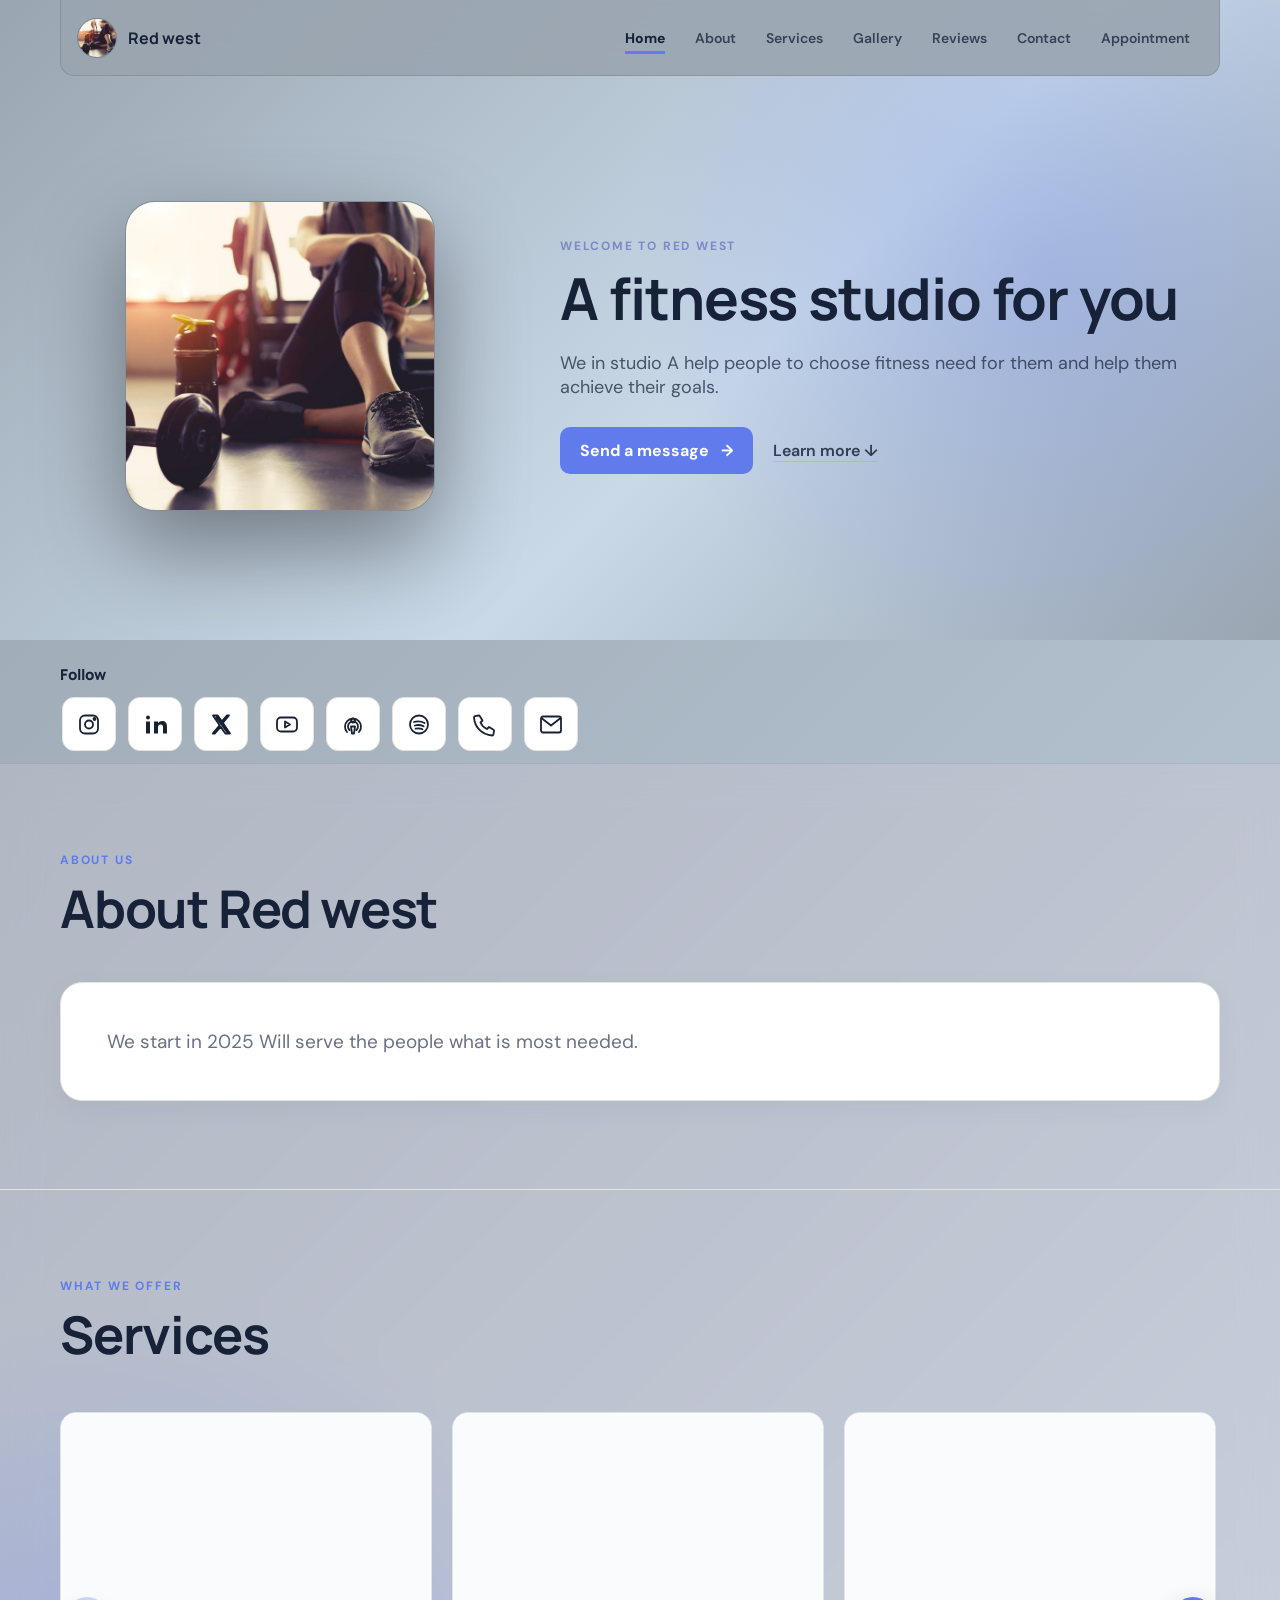
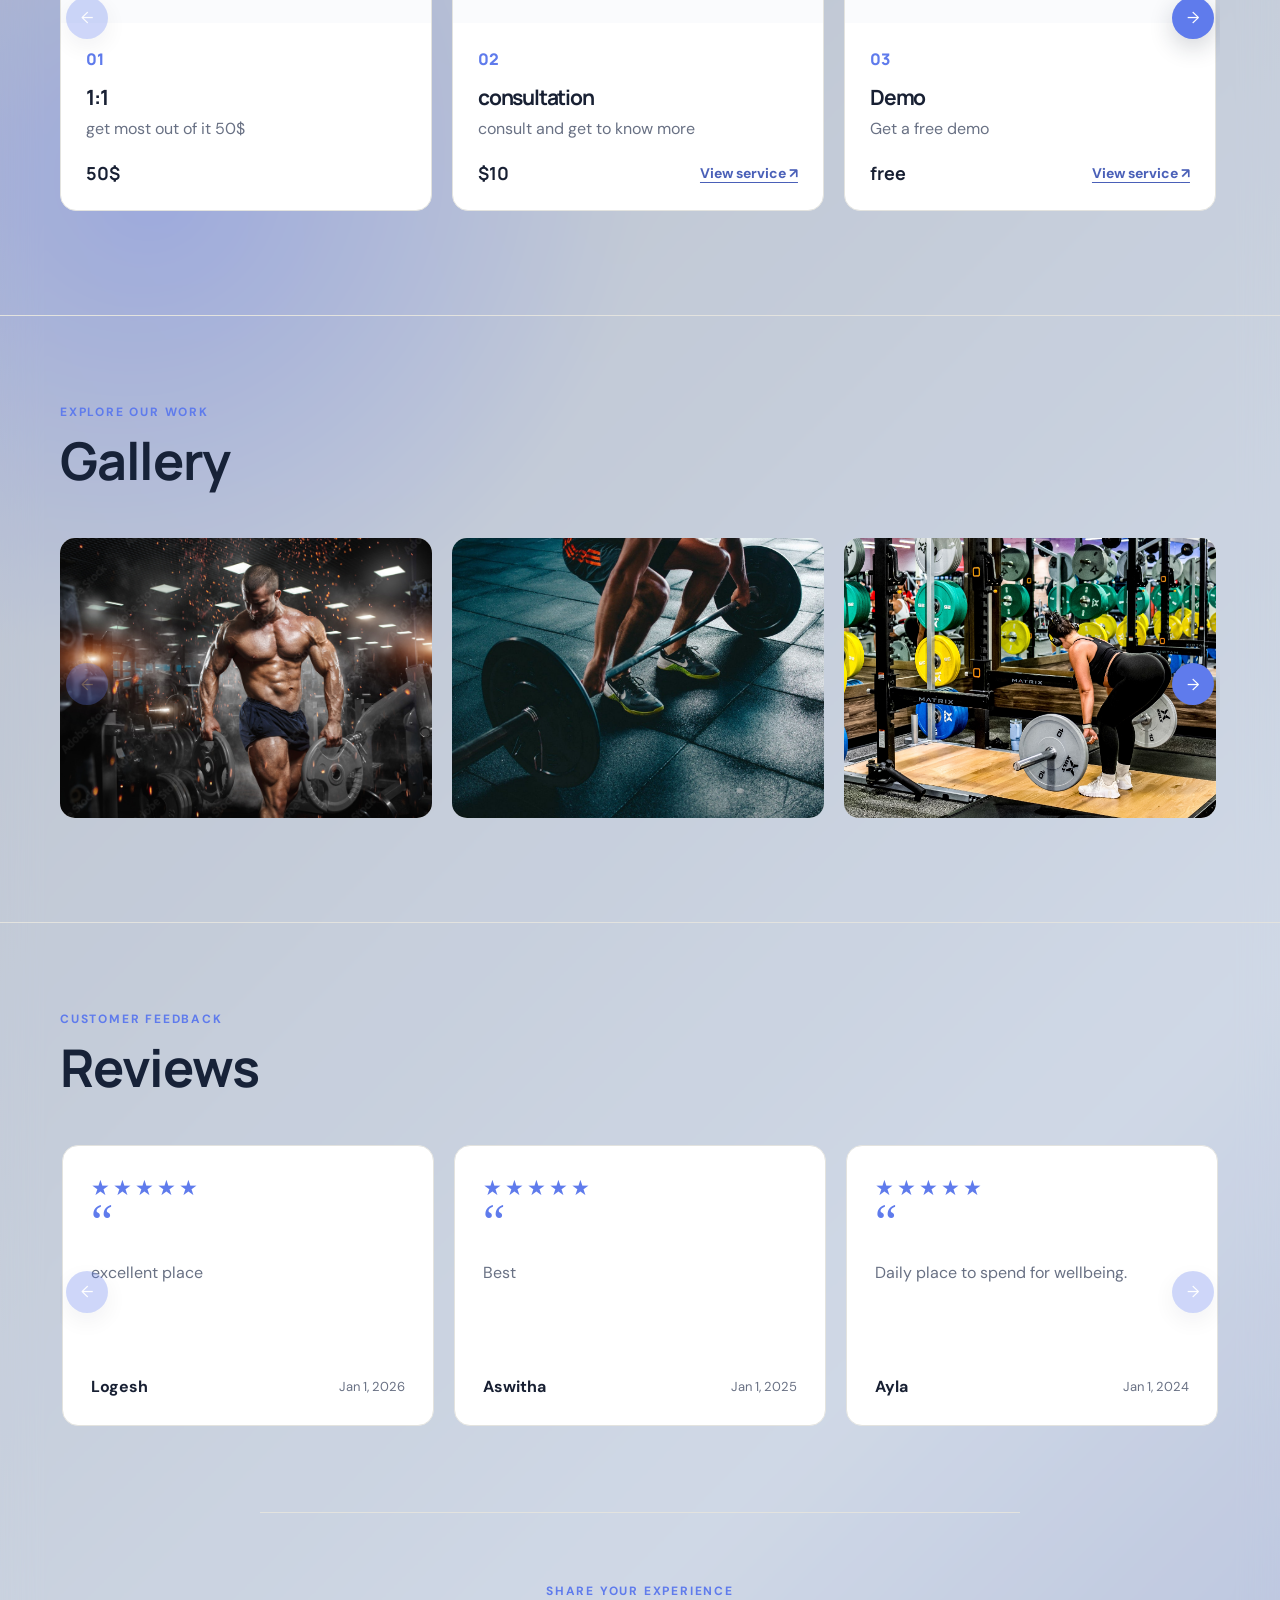
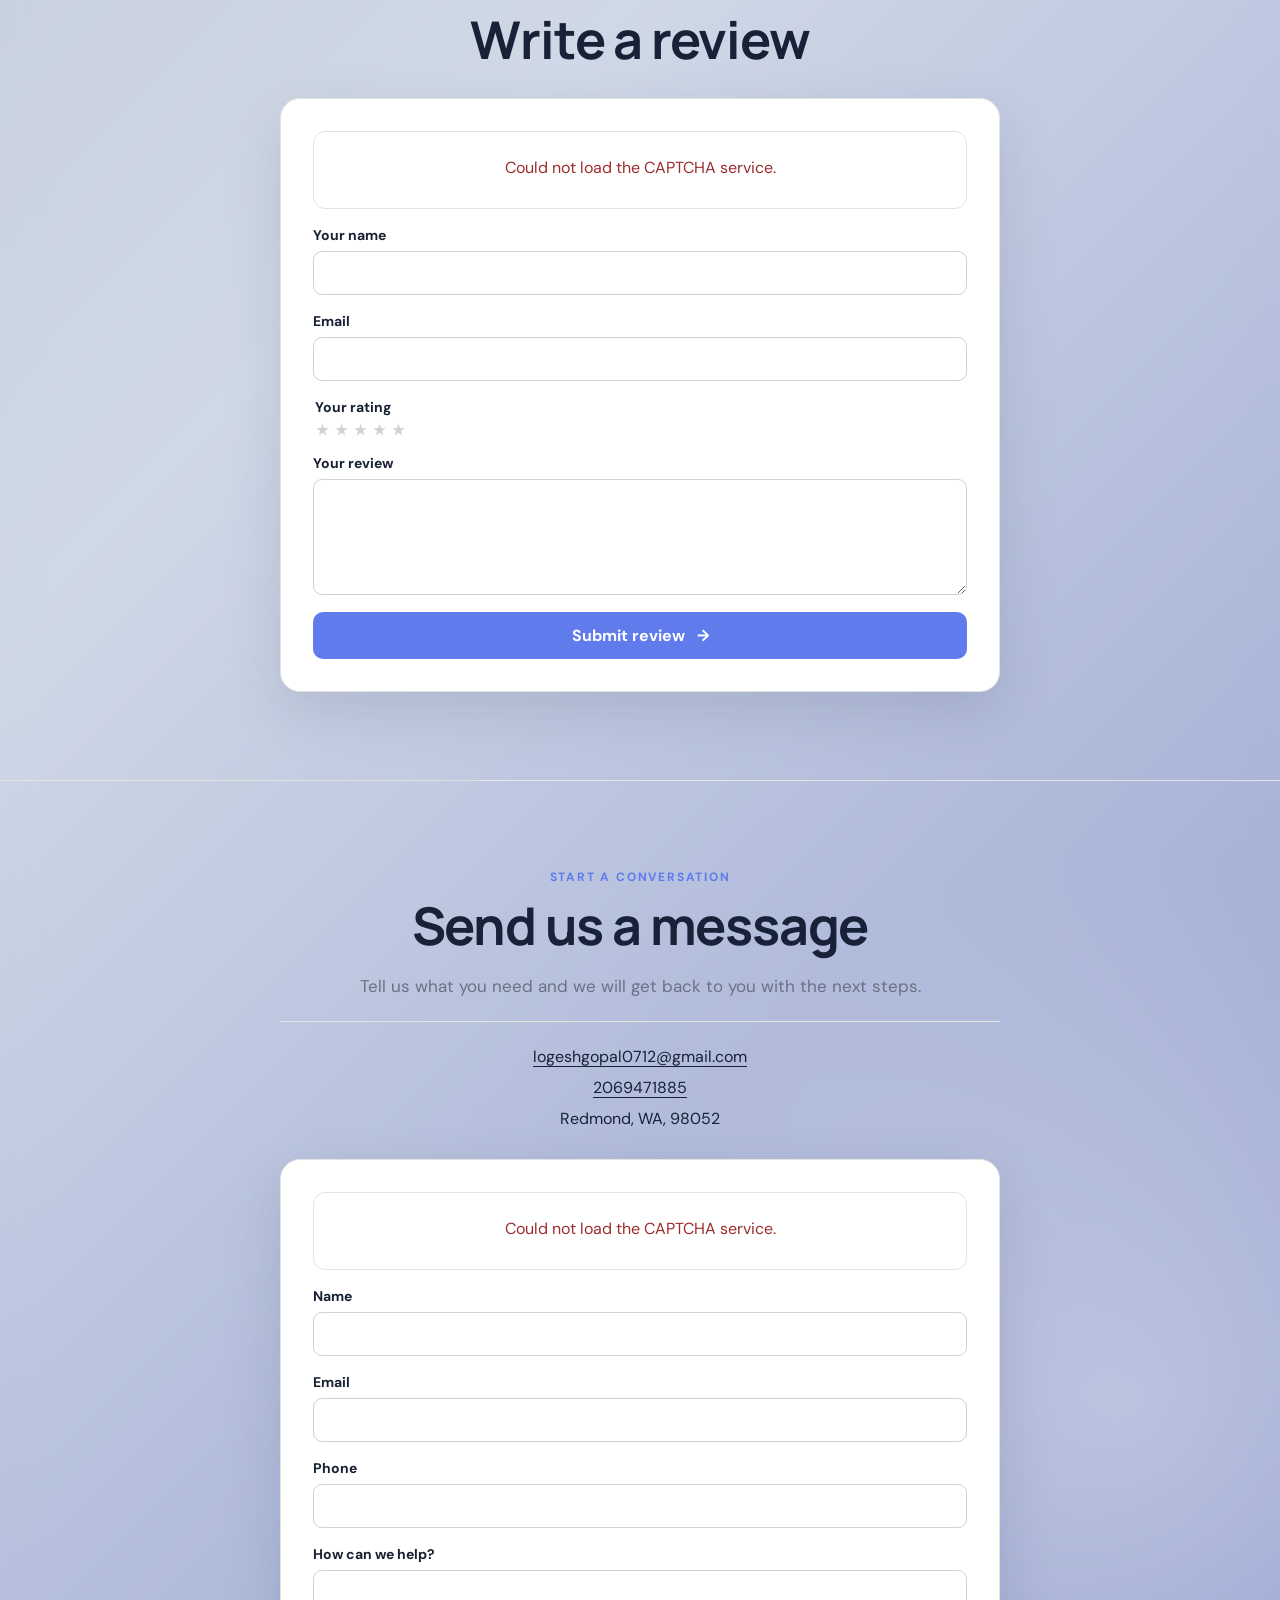
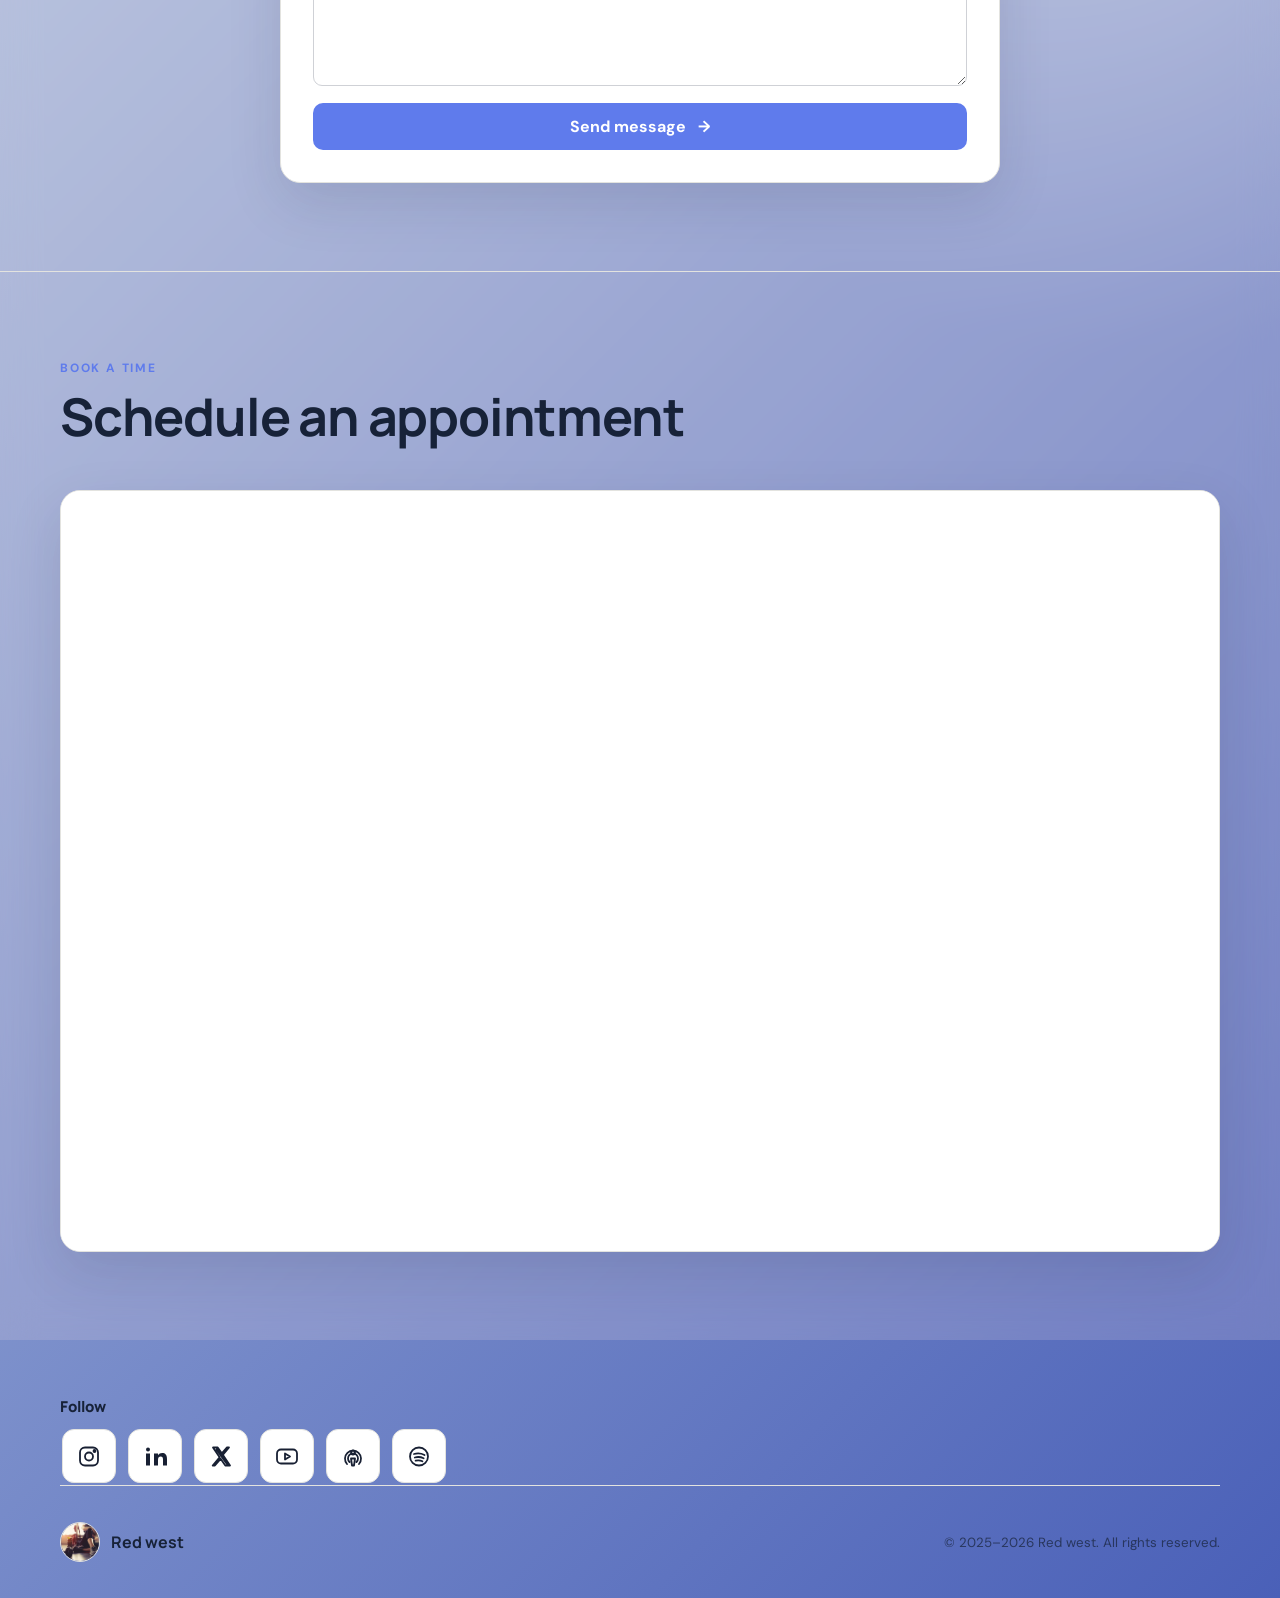
<file: index.html>
<!doctype html>
<html lang="en">
  <head>
    <meta charset="UTF-8" />
    <meta name="viewport" content="width=device-width, initial-scale=1.0" />
    <meta name="description" content="We in studio A help people to choose fitness need for them and help them achieve their goals." />
    <title>Red west | Red west</title>
    <link rel="preconnect" href="https://fonts.googleapis.com" />
    <link rel="preconnect" href="https://fonts.gstatic.com" crossorigin />
    <link href="https://fonts.googleapis.com/css2?family=DM+Sans:wght@400;500;600;700&amp;family=Manrope:wght@700;800&amp;display=swap" rel="stylesheet" />
    <link rel="stylesheet" href="styles.css?v=49" />
    <script src="script.js?v=49" defer></script>
  </head>
  <body data-page="index" data-page-title="Red west" data-template="logo-left">
    
    <header class="site-header">
      <nav class="nav-shell" aria-label="Main navigation">
        <a class="brand" href="index.html" aria-label="Red west home"><span class="company-logo-slot" data-company-logo-slot data-logo-variant="brand"><img src="data/company/logo.jpg" alt="Red west logo" /></span><strong data-company-name>Red west</strong></a>
        <div class="desktop-nav"><a href="#top" class="active">Home</a><a href="#about">About</a><a href="#services">Services</a><a href="#gallery">Gallery</a><a href="#reviews">Reviews</a><a href="#contact">Contact</a><a href="#appointment">Appointment</a></div>
        <button class="menu-button" type="button" aria-expanded="false" aria-controls="mobile-menu">
          <span></span><span></span><span></span><span class="sr-only">Open navigation</span>
        </button>
      </nav>
      <div class="mobile-nav" id="mobile-menu" hidden><a href="#top" class="active">Home</a><a href="#about">About</a><a href="#services">Services</a><a href="#gallery">Gallery</a><a href="#reviews">Reviews</a><a href="#contact">Contact</a><a href="#appointment">Appointment</a></div>
      <div class="hero" id="top">
        <div class="hero-copy">
          <p class="eyebrow">Welcome to <span data-company-name>Red west</span></p>
          <h1 data-company-tagline>A fitness studio for you</h1>
          <p class="hero-description" data-company-description>We in studio A help people to choose fitness need for them and help them achieve their goals.</p>
          <div class="hero-actions">
            <a class="primary-button" href="#contact">Send a message <span aria-hidden="true">→</span></a>
            <a class="secondary-link" href="#about">Learn more <span aria-hidden="true">↓</span></a>
          </div>
        </div>
        <div class="hero-art"><span class="company-logo-slot" data-company-logo-slot data-logo-variant="hero"><div class="hero-image-wrap"><img src="data/company/logo.jpg" alt="Red west logo" /></div></span></div>
      </div>
    </header>
    
    <aside class="social-strip" data-social-location="top" aria-label="Company links">
      <p class="follow-heading">Follow</p>
      <div class="social-strip-track"><a class="social-icon-link" data-social-platform="instagram" href="https://www.instagram.com/titleboxingclubredmond/" target="_blank" rel="noopener noreferrer" aria-label="Instagram" title="Instagram"><svg viewBox="0 0 24 24" aria-hidden="true"><rect x="3" y="3" width="18" height="18" rx="5"></rect><circle cx="12" cy="12" r="4"></circle><circle cx="17.5" cy="6.5" r="1"></circle></svg><span class="sr-only">Instagram</span></a><a class="social-icon-link" data-social-platform="facebook" href="#" target="_blank" rel="noopener noreferrer" aria-label="Facebook" title="Facebook" hidden><svg viewBox="0 0 24 24" aria-hidden="true"><path d="M14 8h3V4h-3c-3.3 0-5 2-5 5v2H6v4h3v7h4v-7h3.3l.7-4H13V9c0-.7.3-1 1-1Z"></path></svg><span class="sr-only">Facebook</span></a><a class="social-icon-link" data-social-platform="linkedin" href="https://www.linkedin.com/in/logeshgopal/" target="_blank" rel="noopener noreferrer" aria-label="LinkedIn" title="LinkedIn"><svg viewBox="0 0 24 24" aria-hidden="true"><rect x="3" y="9" width="4" height="12"></rect><circle cx="5" cy="5" r="2"></circle><path d="M11 9h4v1.8c1-1.4 2.3-2.2 4.2-2.2 3 0 4.8 2 4.8 5.8V21h-4v-6c0-1.8-.6-3-2.3-3-1.8 0-2.7 1.2-2.7 3.4V21h-4V9Z"></path></svg><span class="sr-only">LinkedIn</span></a><a class="social-icon-link" data-social-platform="twitter" href="https://x.com/" target="_blank" rel="noopener noreferrer" aria-label="Twitter / X" title="Twitter / X"><svg viewBox="0 0 24 24" aria-hidden="true"><path d="M4 3h4.7l4.1 5.8L17.8 3H20l-6.2 7.3L21 21h-4.7l-4.7-6.7L5.9 21H3.7l6.9-8.2L4 3Zm3.5 2 10 14h2L9.5 5h-2Z"></path></svg><span class="sr-only">Twitter / X</span></a><a class="social-icon-link" data-social-platform="youtube" href="https://www.youtube.com/" target="_blank" rel="noopener noreferrer" aria-label="YouTube" title="YouTube"><svg viewBox="0 0 24 24" aria-hidden="true"><rect x="2" y="5" width="20" height="14" rx="4"></rect><path d="m10 9 5 3-5 3V9Z"></path></svg><span class="sr-only">YouTube</span></a><a class="social-icon-link" data-social-platform="applePodcast" href="https://podcasts.apple.com/us/new" target="_blank" rel="noopener noreferrer" aria-label="Apple Podcasts" title="Apple Podcasts"><svg viewBox="0 0 24 24" aria-hidden="true"><circle cx="12" cy="8" r="2"></circle><path d="M8.5 17.5a5 5 0 1 1 7 0M6 19.5a8 8 0 1 1 12 0M10 14h4l-1 7h-2l-1-7Z"></path></svg><span class="sr-only">Apple Podcasts</span></a><a class="social-icon-link" data-social-platform="spotify" href="https://open.spotify.com/" target="_blank" rel="noopener noreferrer" aria-label="Spotify" title="Spotify"><svg viewBox="0 0 24 24" aria-hidden="true"><circle cx="12" cy="12" r="9"></circle><path d="M7 9.5c3.6-1 7.4-.6 10.5 1M7.8 13c3-.8 6.2-.5 8.8.8M8.6 16.2c2.3-.6 4.8-.4 6.8.6"></path></svg><span class="sr-only">Spotify</span></a>
        <div class="contact-action" data-contact-action-container="call">
          <button class="social-icon-link" type="button" data-contact-action="call" data-contact-value="2069471885" data-contact-href="tel:2069471885" aria-expanded="false" aria-controls="call-details-top" aria-label="Call us" title="Call us">
            <svg viewBox="0 0 24 24" aria-hidden="true"><path d="M6.7 3.5 9.5 8l-2 2c1.2 2.8 3.7 5.3 6.5 6.5l2-2 4.5 2.8c.4.2.6.7.5 1.1L20.4 22c-.1.6-.7 1-1.3 1C9.1 22.4 1.6 14.9 1 4.9c0-.6.4-1.2 1-1.3L5.6 3c.4-.1.9.1 1.1.5Z"></path></svg><span class="sr-only">Call us</span>
          </button>
          <div class="contact-action-details" id="call-details-top" hidden>
            <a href="tel:2069471885">2069471885</a>
            <button type="button" data-copy-value="2069471885">Copy</button>
          </div>
        </div>
        <div class="contact-action" data-contact-action-container="email">
          <button class="social-icon-link" type="button" data-contact-action="email" aria-expanded="false" aria-controls="email-details-top" aria-label="Email us" title="Email us">
            <svg viewBox="0 0 24 24" aria-hidden="true"><rect x="2" y="4" width="20" height="16" rx="2"></rect><path d="m3 6 9 7 9-7"></path></svg><span class="sr-only">Email us</span>
          </button>
          <div class="contact-action-details" id="email-details-top" hidden>
            <a href="mailto:logeshgopal0712@gmail.com">logeshgopal0712@gmail.com</a>
            <button type="button" data-copy-value="logeshgopal0712@gmail.com">Copy</button>
          </div>
        </div></div>
    </aside>
    <main class="home-main" id="home-sections" data-pages="about.html,services.html,gallery.html,reviews.html,contact.html,appointment.html">
      <div class="data-status" id="home-sections-status">Loading website sections…</div>
    </main>
    
    <aside class="social-strip footer-social-strip" data-social-location="footer" aria-label="Company links">
      <p class="follow-heading">Follow</p>
      <div class="social-strip-track"><a class="social-icon-link" data-social-platform="instagram" href="https://www.instagram.com/titleboxingclubredmond/" target="_blank" rel="noopener noreferrer" aria-label="Instagram" title="Instagram"><svg viewBox="0 0 24 24" aria-hidden="true"><rect x="3" y="3" width="18" height="18" rx="5"></rect><circle cx="12" cy="12" r="4"></circle><circle cx="17.5" cy="6.5" r="1"></circle></svg><span class="sr-only">Instagram</span></a><a class="social-icon-link" data-social-platform="facebook" href="#" target="_blank" rel="noopener noreferrer" aria-label="Facebook" title="Facebook" hidden><svg viewBox="0 0 24 24" aria-hidden="true"><path d="M14 8h3V4h-3c-3.3 0-5 2-5 5v2H6v4h3v7h4v-7h3.3l.7-4H13V9c0-.7.3-1 1-1Z"></path></svg><span class="sr-only">Facebook</span></a><a class="social-icon-link" data-social-platform="linkedin" href="https://www.linkedin.com/in/logeshgopal/" target="_blank" rel="noopener noreferrer" aria-label="LinkedIn" title="LinkedIn"><svg viewBox="0 0 24 24" aria-hidden="true"><rect x="3" y="9" width="4" height="12"></rect><circle cx="5" cy="5" r="2"></circle><path d="M11 9h4v1.8c1-1.4 2.3-2.2 4.2-2.2 3 0 4.8 2 4.8 5.8V21h-4v-6c0-1.8-.6-3-2.3-3-1.8 0-2.7 1.2-2.7 3.4V21h-4V9Z"></path></svg><span class="sr-only">LinkedIn</span></a><a class="social-icon-link" data-social-platform="twitter" href="https://x.com/" target="_blank" rel="noopener noreferrer" aria-label="Twitter / X" title="Twitter / X"><svg viewBox="0 0 24 24" aria-hidden="true"><path d="M4 3h4.7l4.1 5.8L17.8 3H20l-6.2 7.3L21 21h-4.7l-4.7-6.7L5.9 21H3.7l6.9-8.2L4 3Zm3.5 2 10 14h2L9.5 5h-2Z"></path></svg><span class="sr-only">Twitter / X</span></a><a class="social-icon-link" data-social-platform="youtube" href="https://www.youtube.com/" target="_blank" rel="noopener noreferrer" aria-label="YouTube" title="YouTube"><svg viewBox="0 0 24 24" aria-hidden="true"><rect x="2" y="5" width="20" height="14" rx="4"></rect><path d="m10 9 5 3-5 3V9Z"></path></svg><span class="sr-only">YouTube</span></a><a class="social-icon-link" data-social-platform="applePodcast" href="https://podcasts.apple.com/us/new" target="_blank" rel="noopener noreferrer" aria-label="Apple Podcasts" title="Apple Podcasts"><svg viewBox="0 0 24 24" aria-hidden="true"><circle cx="12" cy="8" r="2"></circle><path d="M8.5 17.5a5 5 0 1 1 7 0M6 19.5a8 8 0 1 1 12 0M10 14h4l-1 7h-2l-1-7Z"></path></svg><span class="sr-only">Apple Podcasts</span></a><a class="social-icon-link" data-social-platform="spotify" href="https://open.spotify.com/" target="_blank" rel="noopener noreferrer" aria-label="Spotify" title="Spotify"><svg viewBox="0 0 24 24" aria-hidden="true"><circle cx="12" cy="12" r="9"></circle><path d="M7 9.5c3.6-1 7.4-.6 10.5 1M7.8 13c3-.8 6.2-.5 8.8.8M8.6 16.2c2.3-.6 4.8-.4 6.8.6"></path></svg><span class="sr-only">Spotify</span></a></div>
    </aside>
    <footer class="site-footer">
      <a class="brand footer-brand" href="index.html"><span class="company-logo-slot" data-company-logo-slot data-logo-variant="brand"><img src="data/company/logo.jpg" alt="Red west logo" /></span><strong data-company-name>Red west</strong></a>
      <small>© <span id="copyright-years" data-start-year="2025"></span> <span data-company-name>Red west</span>. All rights reserved.</small>
    </footer>
  </body>
</html>
</file>
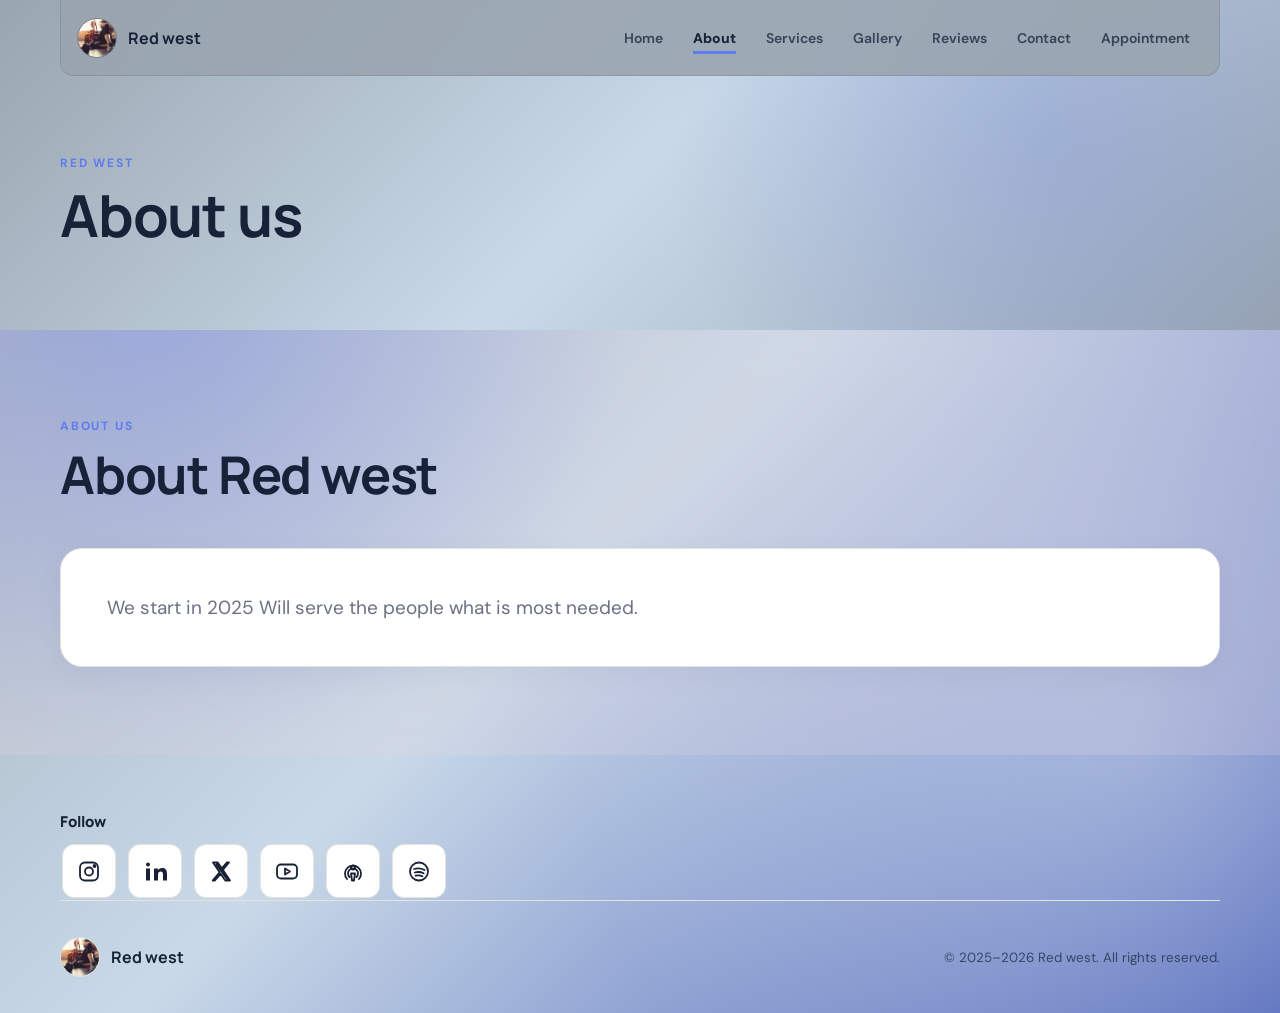
<file: about.html>
<!doctype html>
<html lang="en">
  <head>
    <meta charset="UTF-8" />
    <meta name="viewport" content="width=device-width, initial-scale=1.0" />
    <meta name="description" content="Learn about Red west." />
    <title>About us | Red west</title>
    <link rel="preconnect" href="https://fonts.googleapis.com" />
    <link rel="preconnect" href="https://fonts.gstatic.com" crossorigin />
    <link href="https://fonts.googleapis.com/css2?family=DM+Sans:wght@400;500;600;700&amp;family=Manrope:wght@700;800&amp;display=swap" rel="stylesheet" />
    <link rel="stylesheet" href="styles.css?v=49" />
    <script src="script.js?v=49" defer></script>
  </head>
  <body data-page="about" data-page-title="About us" data-template="logo-left">
    
    <header class="page-site-header">
      <nav class="nav-shell" aria-label="Main navigation">
        <a class="brand" href="index.html" aria-label="Red west home"><span class="company-logo-slot" data-company-logo-slot data-logo-variant="brand"><img src="data/company/logo.jpg" alt="Red west logo" /></span><strong data-company-name>Red west</strong></a>
        <div class="desktop-nav"><a href="#top">Home</a><a href="about.html" class="active">About</a><a href="services.html">Services</a><a href="gallery.html">Gallery</a><a href="reviews.html">Reviews</a><a href="contact.html">Contact</a><a href="appointment.html">Appointment</a></div>
        <button class="menu-button" type="button" aria-expanded="false" aria-controls="mobile-menu">
          <span></span><span></span><span></span><span class="sr-only">Open navigation</span>
        </button>
      </nav>
      <div class="mobile-nav" id="mobile-menu" hidden><a href="#top">Home</a><a href="about.html" class="active">About</a><a href="services.html">Services</a><a href="gallery.html">Gallery</a><a href="reviews.html">Reviews</a><a href="contact.html">Contact</a><a href="appointment.html">Appointment</a></div>
      <div class="page-banner">
        <p class="eyebrow" data-company-name>Red west</p>
        <h1>About us</h1>
      </div>
    </header>
    <main class="page-main">
      <section class="content-section about-section">
        <div class="section-heading">
          <div>
            <p class="eyebrow">About us</p>
            <h2>About <span data-company-name>Red west</span></h2>
          </div>
        </div>
        <div class="about-card"><p data-company-about>We start in 2025
Will serve the people what is most needed.</p></div>
      </section>
    </main>
    
    <aside class="social-strip footer-social-strip" data-social-location="footer" aria-label="Company links">
      <p class="follow-heading">Follow</p>
      <div class="social-strip-track"><a class="social-icon-link" data-social-platform="instagram" href="https://www.instagram.com/titleboxingclubredmond/" target="_blank" rel="noopener noreferrer" aria-label="Instagram" title="Instagram"><svg viewBox="0 0 24 24" aria-hidden="true"><rect x="3" y="3" width="18" height="18" rx="5"></rect><circle cx="12" cy="12" r="4"></circle><circle cx="17.5" cy="6.5" r="1"></circle></svg><span class="sr-only">Instagram</span></a><a class="social-icon-link" data-social-platform="facebook" href="#" target="_blank" rel="noopener noreferrer" aria-label="Facebook" title="Facebook" hidden><svg viewBox="0 0 24 24" aria-hidden="true"><path d="M14 8h3V4h-3c-3.3 0-5 2-5 5v2H6v4h3v7h4v-7h3.3l.7-4H13V9c0-.7.3-1 1-1Z"></path></svg><span class="sr-only">Facebook</span></a><a class="social-icon-link" data-social-platform="linkedin" href="https://www.linkedin.com/in/logeshgopal/" target="_blank" rel="noopener noreferrer" aria-label="LinkedIn" title="LinkedIn"><svg viewBox="0 0 24 24" aria-hidden="true"><rect x="3" y="9" width="4" height="12"></rect><circle cx="5" cy="5" r="2"></circle><path d="M11 9h4v1.8c1-1.4 2.3-2.2 4.2-2.2 3 0 4.8 2 4.8 5.8V21h-4v-6c0-1.8-.6-3-2.3-3-1.8 0-2.7 1.2-2.7 3.4V21h-4V9Z"></path></svg><span class="sr-only">LinkedIn</span></a><a class="social-icon-link" data-social-platform="twitter" href="https://x.com/" target="_blank" rel="noopener noreferrer" aria-label="Twitter / X" title="Twitter / X"><svg viewBox="0 0 24 24" aria-hidden="true"><path d="M4 3h4.7l4.1 5.8L17.8 3H20l-6.2 7.3L21 21h-4.7l-4.7-6.7L5.9 21H3.7l6.9-8.2L4 3Zm3.5 2 10 14h2L9.5 5h-2Z"></path></svg><span class="sr-only">Twitter / X</span></a><a class="social-icon-link" data-social-platform="youtube" href="https://www.youtube.com/" target="_blank" rel="noopener noreferrer" aria-label="YouTube" title="YouTube"><svg viewBox="0 0 24 24" aria-hidden="true"><rect x="2" y="5" width="20" height="14" rx="4"></rect><path d="m10 9 5 3-5 3V9Z"></path></svg><span class="sr-only">YouTube</span></a><a class="social-icon-link" data-social-platform="applePodcast" href="https://podcasts.apple.com/us/new" target="_blank" rel="noopener noreferrer" aria-label="Apple Podcasts" title="Apple Podcasts"><svg viewBox="0 0 24 24" aria-hidden="true"><circle cx="12" cy="8" r="2"></circle><path d="M8.5 17.5a5 5 0 1 1 7 0M6 19.5a8 8 0 1 1 12 0M10 14h4l-1 7h-2l-1-7Z"></path></svg><span class="sr-only">Apple Podcasts</span></a><a class="social-icon-link" data-social-platform="spotify" href="https://open.spotify.com/" target="_blank" rel="noopener noreferrer" aria-label="Spotify" title="Spotify"><svg viewBox="0 0 24 24" aria-hidden="true"><circle cx="12" cy="12" r="9"></circle><path d="M7 9.5c3.6-1 7.4-.6 10.5 1M7.8 13c3-.8 6.2-.5 8.8.8M8.6 16.2c2.3-.6 4.8-.4 6.8.6"></path></svg><span class="sr-only">Spotify</span></a></div>
    </aside>
    <footer class="site-footer">
      <a class="brand footer-brand" href="index.html"><span class="company-logo-slot" data-company-logo-slot data-logo-variant="brand"><img src="data/company/logo.jpg" alt="Red west logo" /></span><strong data-company-name>Red west</strong></a>
      <small>© <span id="copyright-years" data-start-year="2025"></span> <span data-company-name>Red west</span>. All rights reserved.</small>
    </footer>
  </body>
</html>
</file>
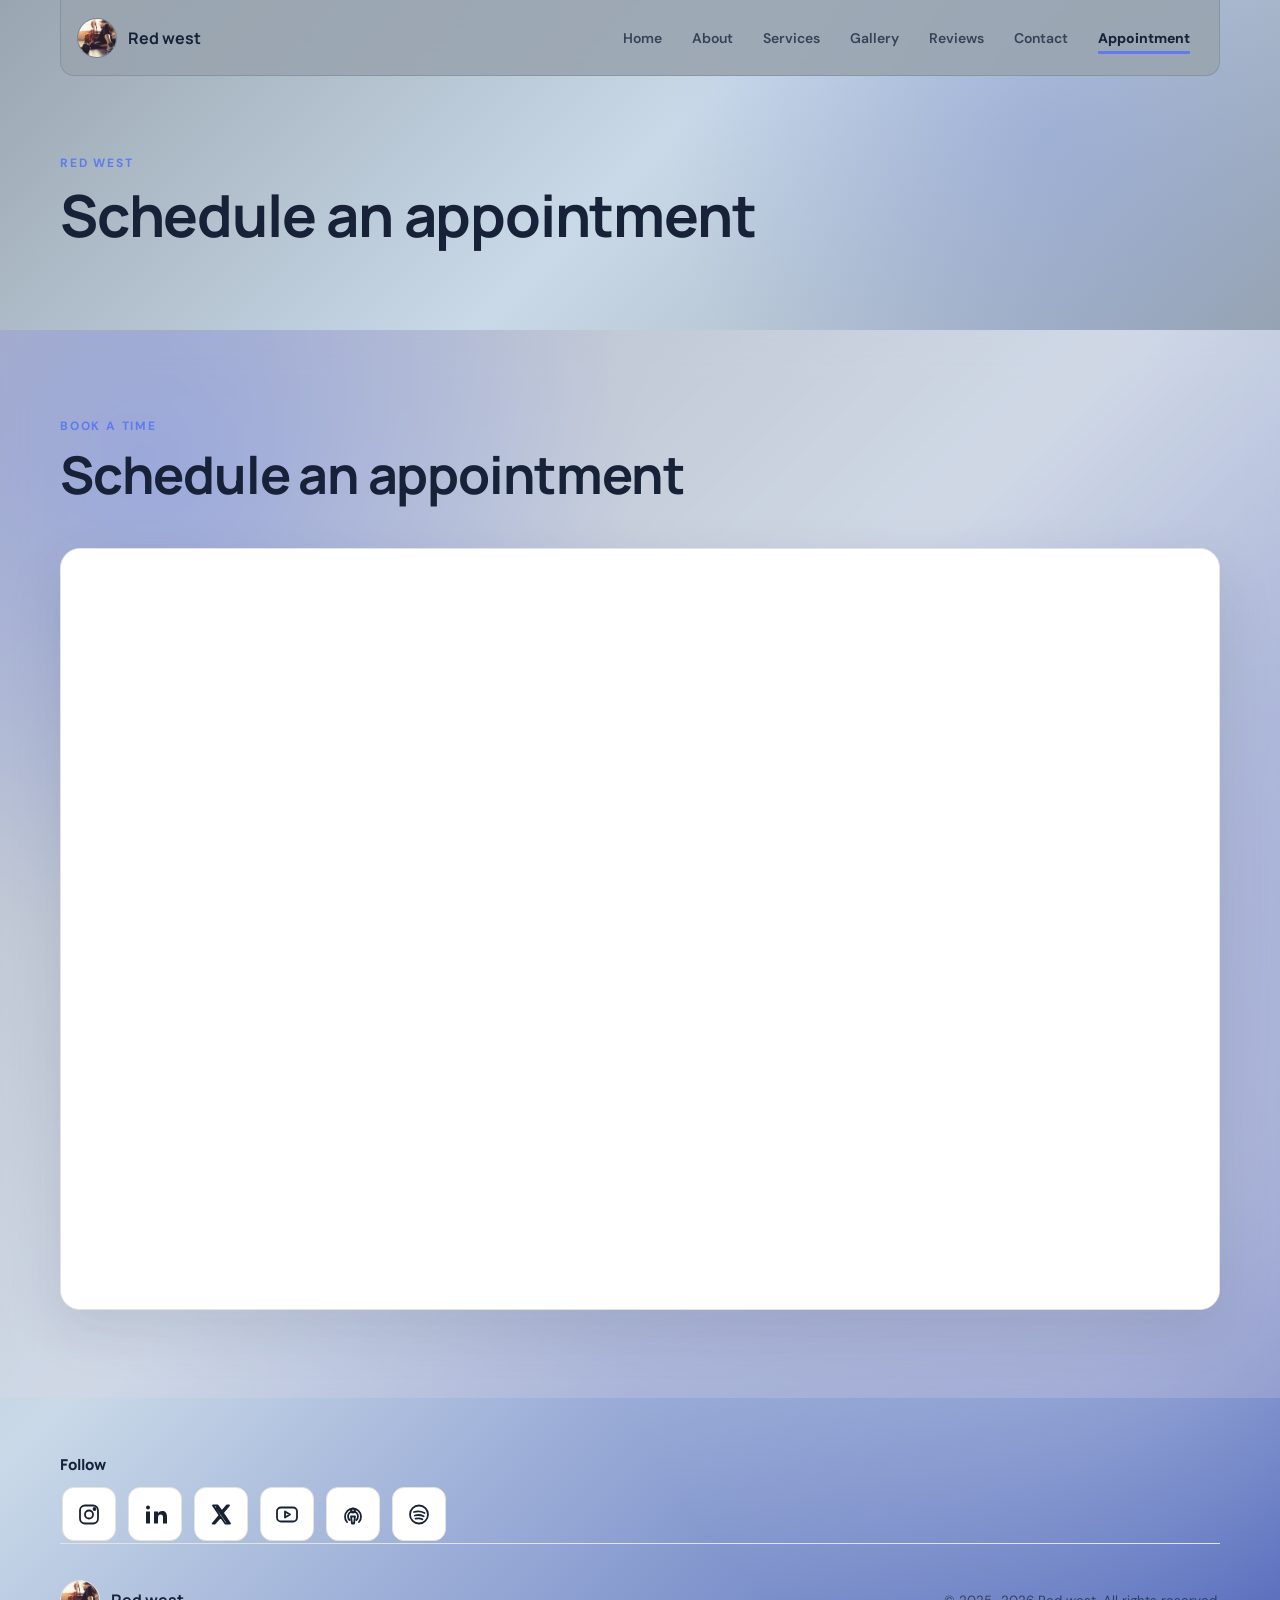
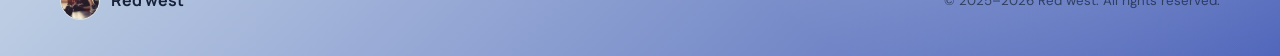
<file: appointment.html>
<!doctype html>
<html lang="en">
  <head>
    <meta charset="UTF-8" />
    <meta name="viewport" content="width=device-width, initial-scale=1.0" />
    <meta name="description" content="Schedule an appointment with Red west." />
    <title>Schedule an appointment | Red west</title>
    <link rel="preconnect" href="https://fonts.googleapis.com" />
    <link rel="preconnect" href="https://fonts.gstatic.com" crossorigin />
    <link href="https://fonts.googleapis.com/css2?family=DM+Sans:wght@400;500;600;700&amp;family=Manrope:wght@700;800&amp;display=swap" rel="stylesheet" />
    <link rel="stylesheet" href="styles.css?v=49" />
    <script src="script.js?v=49" defer></script>
  </head>
  <body data-page="appointment" data-page-title="Schedule an appointment" data-template="logo-left">
    
    <header class="page-site-header">
      <nav class="nav-shell" aria-label="Main navigation">
        <a class="brand" href="index.html" aria-label="Red west home"><span class="company-logo-slot" data-company-logo-slot data-logo-variant="brand"><img src="data/company/logo.jpg" alt="Red west logo" /></span><strong data-company-name>Red west</strong></a>
        <div class="desktop-nav"><a href="#top">Home</a><a href="about.html">About</a><a href="services.html">Services</a><a href="gallery.html">Gallery</a><a href="reviews.html">Reviews</a><a href="contact.html">Contact</a><a href="appointment.html" class="active">Appointment</a></div>
        <button class="menu-button" type="button" aria-expanded="false" aria-controls="mobile-menu">
          <span></span><span></span><span></span><span class="sr-only">Open navigation</span>
        </button>
      </nav>
      <div class="mobile-nav" id="mobile-menu" hidden><a href="#top">Home</a><a href="about.html">About</a><a href="services.html">Services</a><a href="gallery.html">Gallery</a><a href="reviews.html">Reviews</a><a href="contact.html">Contact</a><a href="appointment.html" class="active">Appointment</a></div>
      <div class="page-banner">
        <p class="eyebrow" data-company-name>Red west</p>
        <h1>Schedule an appointment</h1>
      </div>
    </header>
    <main class="page-main">
      <section class="content-section appointment-section">
        
      <div class="section-heading">
        <div>
          <p class="eyebrow">Book a time</p>
          <h2>Schedule an appointment</h2>
        </div>
        
      </div>
        <div class="appointment-card">
          <iframe
            class="appointment-frame"
            src="https://calendly.com/logeshgopal0712"
            title="Schedule an appointment with Red west"
            data-company-appointment-title
            loading="lazy"
          ></iframe>
        </div>
      </section>
    </main>
    
    <aside class="social-strip footer-social-strip" data-social-location="footer" aria-label="Company links">
      <p class="follow-heading">Follow</p>
      <div class="social-strip-track"><a class="social-icon-link" data-social-platform="instagram" href="https://www.instagram.com/titleboxingclubredmond/" target="_blank" rel="noopener noreferrer" aria-label="Instagram" title="Instagram"><svg viewBox="0 0 24 24" aria-hidden="true"><rect x="3" y="3" width="18" height="18" rx="5"></rect><circle cx="12" cy="12" r="4"></circle><circle cx="17.5" cy="6.5" r="1"></circle></svg><span class="sr-only">Instagram</span></a><a class="social-icon-link" data-social-platform="facebook" href="#" target="_blank" rel="noopener noreferrer" aria-label="Facebook" title="Facebook" hidden><svg viewBox="0 0 24 24" aria-hidden="true"><path d="M14 8h3V4h-3c-3.3 0-5 2-5 5v2H6v4h3v7h4v-7h3.3l.7-4H13V9c0-.7.3-1 1-1Z"></path></svg><span class="sr-only">Facebook</span></a><a class="social-icon-link" data-social-platform="linkedin" href="https://www.linkedin.com/in/logeshgopal/" target="_blank" rel="noopener noreferrer" aria-label="LinkedIn" title="LinkedIn"><svg viewBox="0 0 24 24" aria-hidden="true"><rect x="3" y="9" width="4" height="12"></rect><circle cx="5" cy="5" r="2"></circle><path d="M11 9h4v1.8c1-1.4 2.3-2.2 4.2-2.2 3 0 4.8 2 4.8 5.8V21h-4v-6c0-1.8-.6-3-2.3-3-1.8 0-2.7 1.2-2.7 3.4V21h-4V9Z"></path></svg><span class="sr-only">LinkedIn</span></a><a class="social-icon-link" data-social-platform="twitter" href="https://x.com/" target="_blank" rel="noopener noreferrer" aria-label="Twitter / X" title="Twitter / X"><svg viewBox="0 0 24 24" aria-hidden="true"><path d="M4 3h4.7l4.1 5.8L17.8 3H20l-6.2 7.3L21 21h-4.7l-4.7-6.7L5.9 21H3.7l6.9-8.2L4 3Zm3.5 2 10 14h2L9.5 5h-2Z"></path></svg><span class="sr-only">Twitter / X</span></a><a class="social-icon-link" data-social-platform="youtube" href="https://www.youtube.com/" target="_blank" rel="noopener noreferrer" aria-label="YouTube" title="YouTube"><svg viewBox="0 0 24 24" aria-hidden="true"><rect x="2" y="5" width="20" height="14" rx="4"></rect><path d="m10 9 5 3-5 3V9Z"></path></svg><span class="sr-only">YouTube</span></a><a class="social-icon-link" data-social-platform="applePodcast" href="https://podcasts.apple.com/us/new" target="_blank" rel="noopener noreferrer" aria-label="Apple Podcasts" title="Apple Podcasts"><svg viewBox="0 0 24 24" aria-hidden="true"><circle cx="12" cy="8" r="2"></circle><path d="M8.5 17.5a5 5 0 1 1 7 0M6 19.5a8 8 0 1 1 12 0M10 14h4l-1 7h-2l-1-7Z"></path></svg><span class="sr-only">Apple Podcasts</span></a><a class="social-icon-link" data-social-platform="spotify" href="https://open.spotify.com/" target="_blank" rel="noopener noreferrer" aria-label="Spotify" title="Spotify"><svg viewBox="0 0 24 24" aria-hidden="true"><circle cx="12" cy="12" r="9"></circle><path d="M7 9.5c3.6-1 7.4-.6 10.5 1M7.8 13c3-.8 6.2-.5 8.8.8M8.6 16.2c2.3-.6 4.8-.4 6.8.6"></path></svg><span class="sr-only">Spotify</span></a></div>
    </aside>
    <footer class="site-footer">
      <a class="brand footer-brand" href="index.html"><span class="company-logo-slot" data-company-logo-slot data-logo-variant="brand"><img src="data/company/logo.jpg" alt="Red west logo" /></span><strong data-company-name>Red west</strong></a>
      <small>© <span id="copyright-years" data-start-year="2025"></span> <span data-company-name>Red west</span>. All rights reserved.</small>
    </footer>
  </body>
</html>
</file>
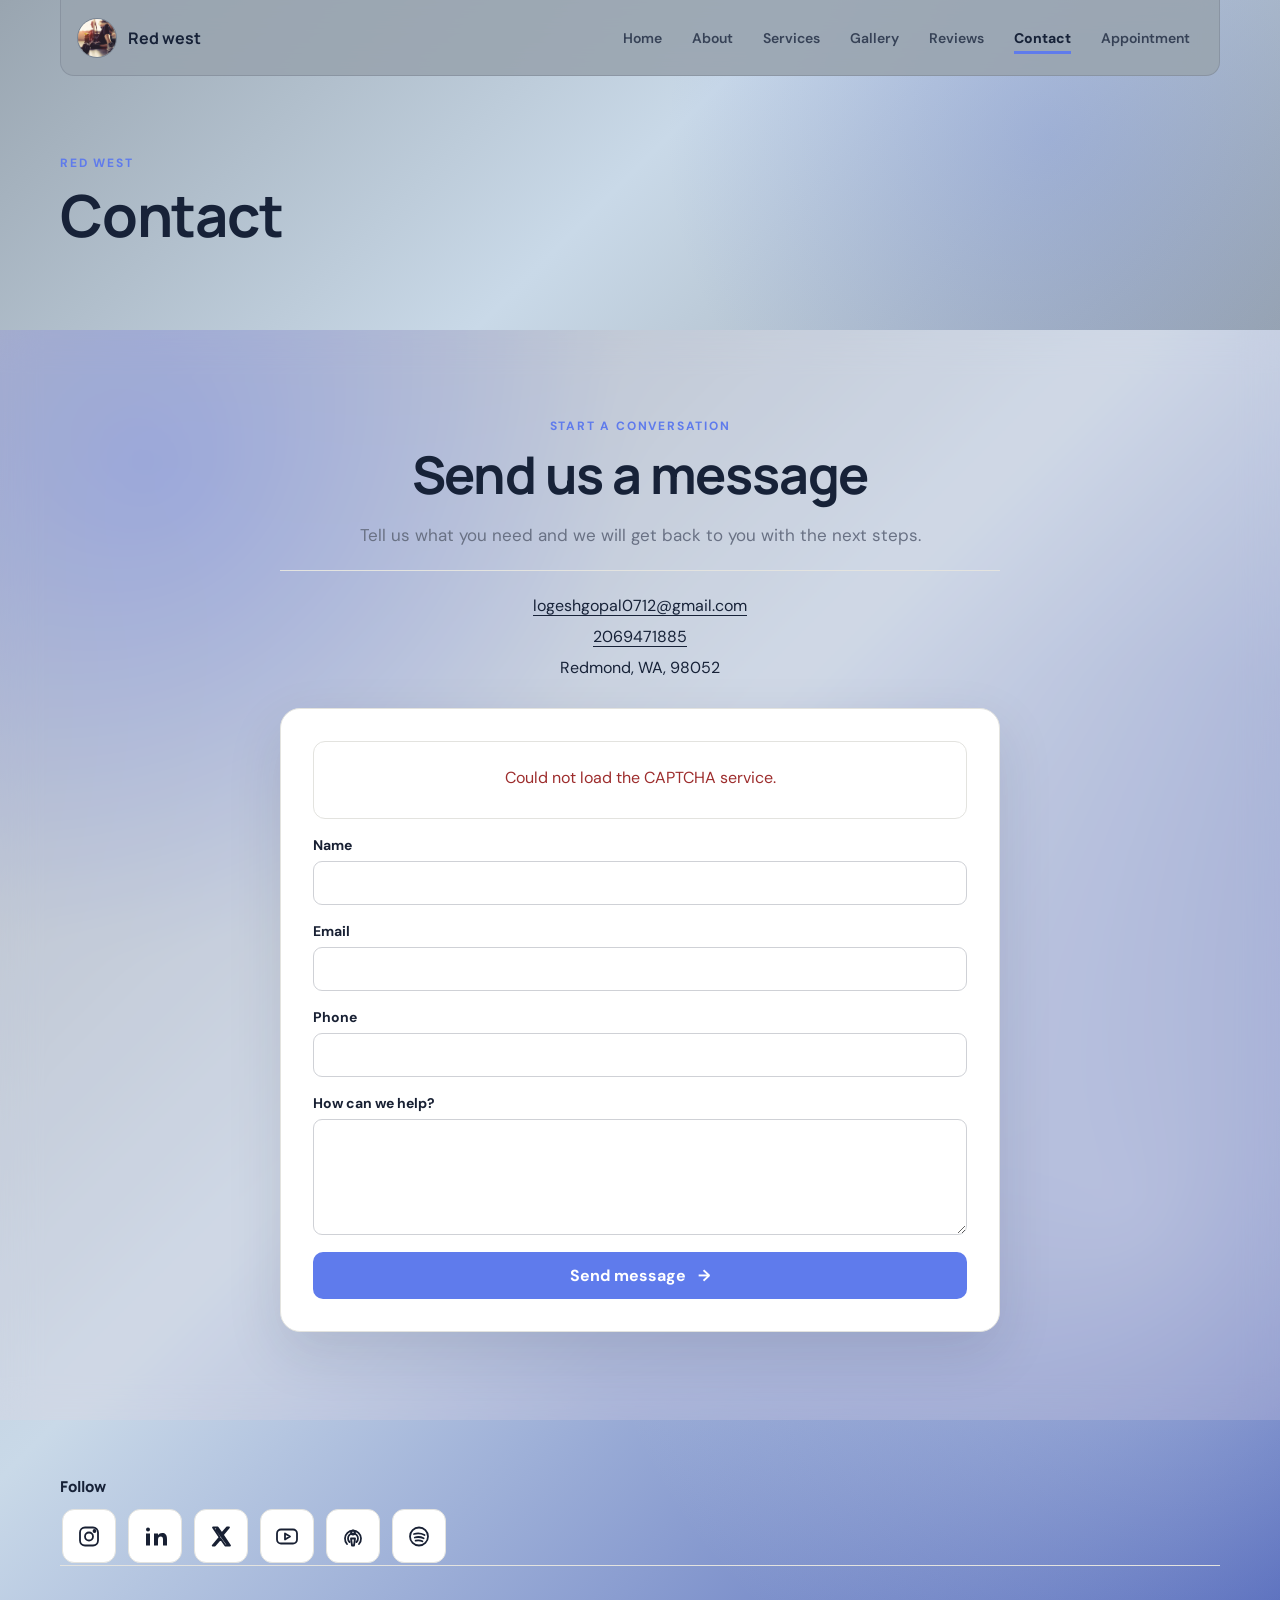
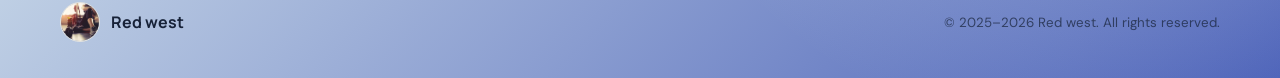
<file: contact.html>
<!doctype html>
<html lang="en">
  <head>
    <meta charset="UTF-8" />
    <meta name="viewport" content="width=device-width, initial-scale=1.0" />
    <meta name="description" content="Contact Red west." />
    <title>Contact | Red west</title>
    <link rel="preconnect" href="https://fonts.googleapis.com" />
    <link rel="preconnect" href="https://fonts.gstatic.com" crossorigin />
    <link href="https://fonts.googleapis.com/css2?family=DM+Sans:wght@400;500;600;700&amp;family=Manrope:wght@700;800&amp;display=swap" rel="stylesheet" />
    <link rel="stylesheet" href="styles.css?v=49" />
    <script src="script.js?v=49" defer></script>
  </head>
  <body data-page="contact" data-page-title="Contact" data-template="logo-left">
    
    <header class="page-site-header">
      <nav class="nav-shell" aria-label="Main navigation">
        <a class="brand" href="index.html" aria-label="Red west home"><span class="company-logo-slot" data-company-logo-slot data-logo-variant="brand"><img src="data/company/logo.jpg" alt="Red west logo" /></span><strong data-company-name>Red west</strong></a>
        <div class="desktop-nav"><a href="#top">Home</a><a href="about.html">About</a><a href="services.html">Services</a><a href="gallery.html">Gallery</a><a href="reviews.html">Reviews</a><a href="contact.html" class="active">Contact</a><a href="appointment.html">Appointment</a></div>
        <button class="menu-button" type="button" aria-expanded="false" aria-controls="mobile-menu">
          <span></span><span></span><span></span><span class="sr-only">Open navigation</span>
        </button>
      </nav>
      <div class="mobile-nav" id="mobile-menu" hidden><a href="#top">Home</a><a href="about.html">About</a><a href="services.html">Services</a><a href="gallery.html">Gallery</a><a href="reviews.html">Reviews</a><a href="contact.html" class="active">Contact</a><a href="appointment.html">Appointment</a></div>
      <div class="page-banner">
        <p class="eyebrow" data-company-name>Red west</p>
        <h1>Contact</h1>
      </div>
    </header>
    <main class="page-main">
      <section class="content-section contact-section">
        <div class="contact-copy">
          <p class="eyebrow">Start a conversation</p>
          <h2>Send us a message</h2>
          <p>Tell us what you need and we will get back to you with the next steps.</p>
          <ul class="contact-details" data-contact-details><li><a href="mailto:logeshgopal0712@gmail.com">logeshgopal0712@gmail.com</a></li><li><a href="tel:2069471885">2069471885</a></li><li>Redmond, WA, 98052</li></ul>
        </div>
        <form class="contact-form" id="contact-submission-form" action="https://api.web3forms.com/submit" method="post" data-form-kind="contact">
          
          <input type="hidden" name="access_key" value="9248cad1-c646-497d-9b4e-7cc7e934f33a" data-form-access-key />
          <input class="spam-trap" type="checkbox" name="botcheck" tabindex="-1" autocomplete="off" aria-hidden="true" />
          <div class="captcha-field">
            <div class="h-captcha" id="contact-captcha" data-captcha="true"></div>
          </div>
          <input type="hidden" name="subject" value="New contact request for Red west" data-company-subject="contact" />
          <label>Name<input name="name" autocomplete="name" required /></label>
          <label>Email<input name="email" type="email" autocomplete="email" required /></label>
          <label>Phone<input name="phone" type="tel" autocomplete="tel" /></label>
          <label>How can we help?<textarea name="message" rows="5" required></textarea></label>
          <button type="submit">Send message <span aria-hidden="true">→</span></button>
        </form>
      </section>
    </main>
    
    <aside class="social-strip footer-social-strip" data-social-location="footer" aria-label="Company links">
      <p class="follow-heading">Follow</p>
      <div class="social-strip-track"><a class="social-icon-link" data-social-platform="instagram" href="https://www.instagram.com/titleboxingclubredmond/" target="_blank" rel="noopener noreferrer" aria-label="Instagram" title="Instagram"><svg viewBox="0 0 24 24" aria-hidden="true"><rect x="3" y="3" width="18" height="18" rx="5"></rect><circle cx="12" cy="12" r="4"></circle><circle cx="17.5" cy="6.5" r="1"></circle></svg><span class="sr-only">Instagram</span></a><a class="social-icon-link" data-social-platform="facebook" href="#" target="_blank" rel="noopener noreferrer" aria-label="Facebook" title="Facebook" hidden><svg viewBox="0 0 24 24" aria-hidden="true"><path d="M14 8h3V4h-3c-3.3 0-5 2-5 5v2H6v4h3v7h4v-7h3.3l.7-4H13V9c0-.7.3-1 1-1Z"></path></svg><span class="sr-only">Facebook</span></a><a class="social-icon-link" data-social-platform="linkedin" href="https://www.linkedin.com/in/logeshgopal/" target="_blank" rel="noopener noreferrer" aria-label="LinkedIn" title="LinkedIn"><svg viewBox="0 0 24 24" aria-hidden="true"><rect x="3" y="9" width="4" height="12"></rect><circle cx="5" cy="5" r="2"></circle><path d="M11 9h4v1.8c1-1.4 2.3-2.2 4.2-2.2 3 0 4.8 2 4.8 5.8V21h-4v-6c0-1.8-.6-3-2.3-3-1.8 0-2.7 1.2-2.7 3.4V21h-4V9Z"></path></svg><span class="sr-only">LinkedIn</span></a><a class="social-icon-link" data-social-platform="twitter" href="https://x.com/" target="_blank" rel="noopener noreferrer" aria-label="Twitter / X" title="Twitter / X"><svg viewBox="0 0 24 24" aria-hidden="true"><path d="M4 3h4.7l4.1 5.8L17.8 3H20l-6.2 7.3L21 21h-4.7l-4.7-6.7L5.9 21H3.7l6.9-8.2L4 3Zm3.5 2 10 14h2L9.5 5h-2Z"></path></svg><span class="sr-only">Twitter / X</span></a><a class="social-icon-link" data-social-platform="youtube" href="https://www.youtube.com/" target="_blank" rel="noopener noreferrer" aria-label="YouTube" title="YouTube"><svg viewBox="0 0 24 24" aria-hidden="true"><rect x="2" y="5" width="20" height="14" rx="4"></rect><path d="m10 9 5 3-5 3V9Z"></path></svg><span class="sr-only">YouTube</span></a><a class="social-icon-link" data-social-platform="applePodcast" href="https://podcasts.apple.com/us/new" target="_blank" rel="noopener noreferrer" aria-label="Apple Podcasts" title="Apple Podcasts"><svg viewBox="0 0 24 24" aria-hidden="true"><circle cx="12" cy="8" r="2"></circle><path d="M8.5 17.5a5 5 0 1 1 7 0M6 19.5a8 8 0 1 1 12 0M10 14h4l-1 7h-2l-1-7Z"></path></svg><span class="sr-only">Apple Podcasts</span></a><a class="social-icon-link" data-social-platform="spotify" href="https://open.spotify.com/" target="_blank" rel="noopener noreferrer" aria-label="Spotify" title="Spotify"><svg viewBox="0 0 24 24" aria-hidden="true"><circle cx="12" cy="12" r="9"></circle><path d="M7 9.5c3.6-1 7.4-.6 10.5 1M7.8 13c3-.8 6.2-.5 8.8.8M8.6 16.2c2.3-.6 4.8-.4 6.8.6"></path></svg><span class="sr-only">Spotify</span></a></div>
    </aside>
    <footer class="site-footer">
      <a class="brand footer-brand" href="index.html"><span class="company-logo-slot" data-company-logo-slot data-logo-variant="brand"><img src="data/company/logo.jpg" alt="Red west logo" /></span><strong data-company-name>Red west</strong></a>
      <small>© <span id="copyright-years" data-start-year="2025"></span> <span data-company-name>Red west</span>. All rights reserved.</small>
    </footer>
  </body>
</html>
</file>
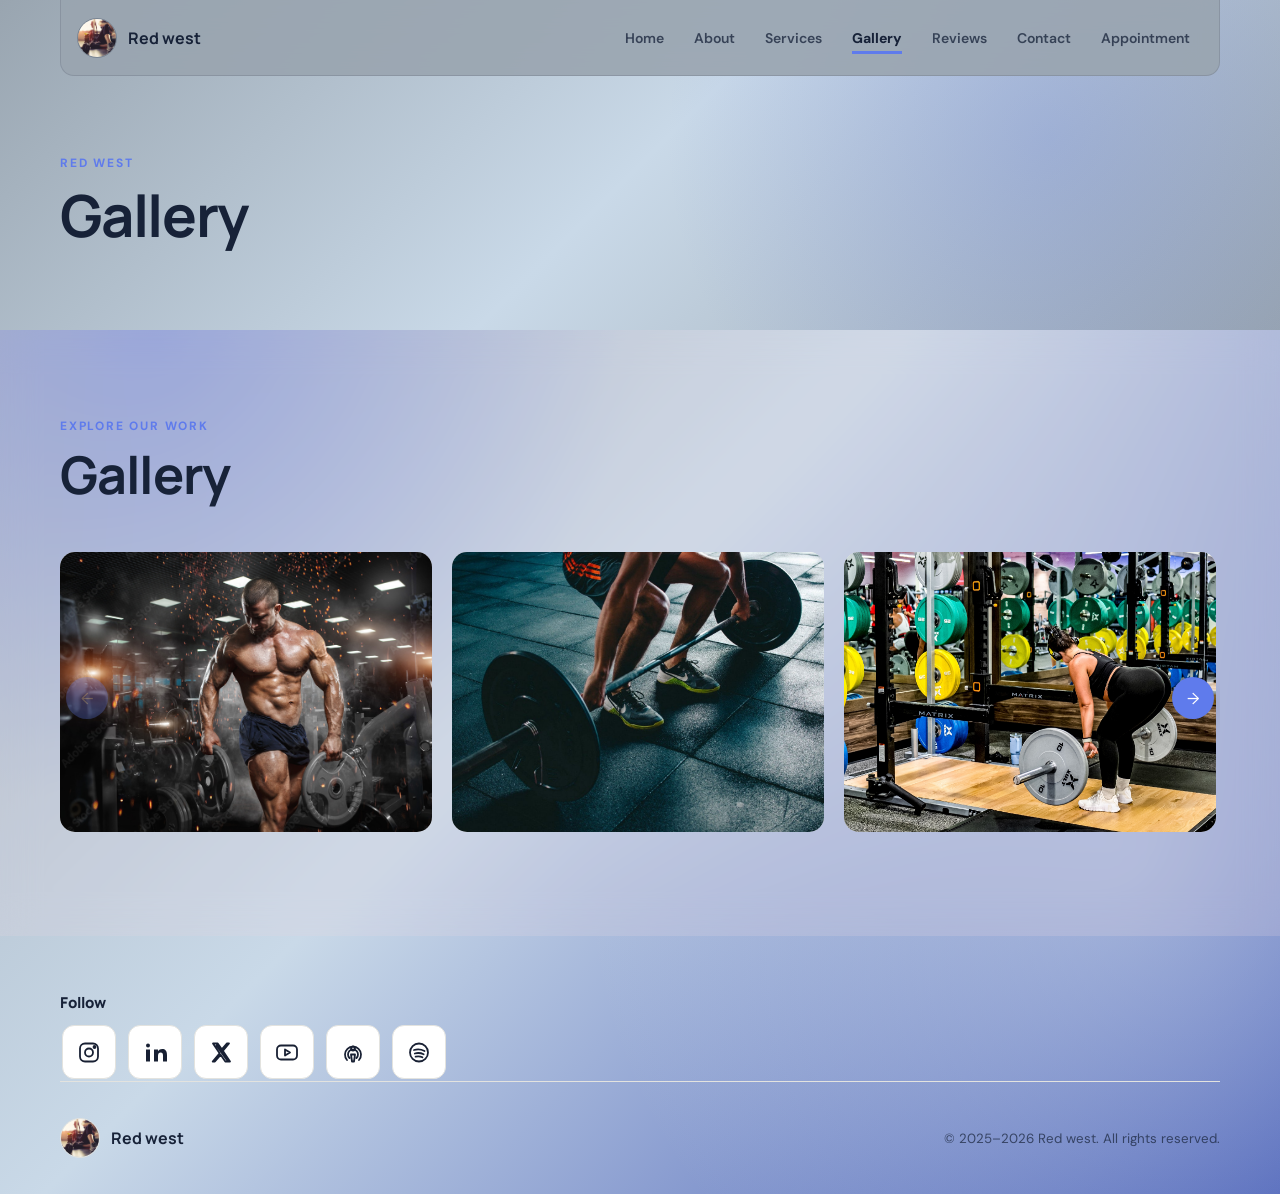
<file: gallery.html>
<!doctype html>
<html lang="en">
  <head>
    <meta charset="UTF-8" />
    <meta name="viewport" content="width=device-width, initial-scale=1.0" />
    <meta name="description" content="Gallery from Red west." />
    <title>Gallery | Red west</title>
    <link rel="preconnect" href="https://fonts.googleapis.com" />
    <link rel="preconnect" href="https://fonts.gstatic.com" crossorigin />
    <link href="https://fonts.googleapis.com/css2?family=DM+Sans:wght@400;500;600;700&amp;family=Manrope:wght@700;800&amp;display=swap" rel="stylesheet" />
    <link rel="stylesheet" href="styles.css?v=49" />
    <script src="script.js?v=49" defer></script>
  </head>
  <body data-page="gallery" data-page-title="Gallery" data-template="logo-left">
    
    <header class="page-site-header">
      <nav class="nav-shell" aria-label="Main navigation">
        <a class="brand" href="index.html" aria-label="Red west home"><span class="company-logo-slot" data-company-logo-slot data-logo-variant="brand"><img src="data/company/logo.jpg" alt="Red west logo" /></span><strong data-company-name>Red west</strong></a>
        <div class="desktop-nav"><a href="#top">Home</a><a href="about.html">About</a><a href="services.html">Services</a><a href="gallery.html" class="active">Gallery</a><a href="reviews.html">Reviews</a><a href="contact.html">Contact</a><a href="appointment.html">Appointment</a></div>
        <button class="menu-button" type="button" aria-expanded="false" aria-controls="mobile-menu">
          <span></span><span></span><span></span><span class="sr-only">Open navigation</span>
        </button>
      </nav>
      <div class="mobile-nav" id="mobile-menu" hidden><a href="#top">Home</a><a href="about.html">About</a><a href="services.html">Services</a><a href="gallery.html" class="active">Gallery</a><a href="reviews.html">Reviews</a><a href="contact.html">Contact</a><a href="appointment.html">Appointment</a></div>
      <div class="page-banner">
        <p class="eyebrow" data-company-name>Red west</p>
        <h1>Gallery</h1>
      </div>
    </header>
    <main class="page-main">
      <section class="content-section">
        
      <div class="section-heading">
        <div>
          <p class="eyebrow">Explore our work</p>
          <h2>Gallery</h2>
        </div>
        
      </div>
        <div class="data-status" id="gallery-status">Loading gallery…</div>
        <div class="carousel-shell" data-carousel>
          <button class="carousel-arrow previous" type="button" data-carousel-direction="-1" aria-label="Previous gallery images">←</button>
          <div class="gallery-grid" id="gallery-list" data-carousel-track></div>
          <button class="carousel-arrow next" type="button" data-carousel-direction="1" aria-label="Next gallery images">→</button>
        </div>
      </section>
    </main>
    
    <aside class="social-strip footer-social-strip" data-social-location="footer" aria-label="Company links">
      <p class="follow-heading">Follow</p>
      <div class="social-strip-track"><a class="social-icon-link" data-social-platform="instagram" href="https://www.instagram.com/titleboxingclubredmond/" target="_blank" rel="noopener noreferrer" aria-label="Instagram" title="Instagram"><svg viewBox="0 0 24 24" aria-hidden="true"><rect x="3" y="3" width="18" height="18" rx="5"></rect><circle cx="12" cy="12" r="4"></circle><circle cx="17.5" cy="6.5" r="1"></circle></svg><span class="sr-only">Instagram</span></a><a class="social-icon-link" data-social-platform="facebook" href="#" target="_blank" rel="noopener noreferrer" aria-label="Facebook" title="Facebook" hidden><svg viewBox="0 0 24 24" aria-hidden="true"><path d="M14 8h3V4h-3c-3.3 0-5 2-5 5v2H6v4h3v7h4v-7h3.3l.7-4H13V9c0-.7.3-1 1-1Z"></path></svg><span class="sr-only">Facebook</span></a><a class="social-icon-link" data-social-platform="linkedin" href="https://www.linkedin.com/in/logeshgopal/" target="_blank" rel="noopener noreferrer" aria-label="LinkedIn" title="LinkedIn"><svg viewBox="0 0 24 24" aria-hidden="true"><rect x="3" y="9" width="4" height="12"></rect><circle cx="5" cy="5" r="2"></circle><path d="M11 9h4v1.8c1-1.4 2.3-2.2 4.2-2.2 3 0 4.8 2 4.8 5.8V21h-4v-6c0-1.8-.6-3-2.3-3-1.8 0-2.7 1.2-2.7 3.4V21h-4V9Z"></path></svg><span class="sr-only">LinkedIn</span></a><a class="social-icon-link" data-social-platform="twitter" href="https://x.com/" target="_blank" rel="noopener noreferrer" aria-label="Twitter / X" title="Twitter / X"><svg viewBox="0 0 24 24" aria-hidden="true"><path d="M4 3h4.7l4.1 5.8L17.8 3H20l-6.2 7.3L21 21h-4.7l-4.7-6.7L5.9 21H3.7l6.9-8.2L4 3Zm3.5 2 10 14h2L9.5 5h-2Z"></path></svg><span class="sr-only">Twitter / X</span></a><a class="social-icon-link" data-social-platform="youtube" href="https://www.youtube.com/" target="_blank" rel="noopener noreferrer" aria-label="YouTube" title="YouTube"><svg viewBox="0 0 24 24" aria-hidden="true"><rect x="2" y="5" width="20" height="14" rx="4"></rect><path d="m10 9 5 3-5 3V9Z"></path></svg><span class="sr-only">YouTube</span></a><a class="social-icon-link" data-social-platform="applePodcast" href="https://podcasts.apple.com/us/new" target="_blank" rel="noopener noreferrer" aria-label="Apple Podcasts" title="Apple Podcasts"><svg viewBox="0 0 24 24" aria-hidden="true"><circle cx="12" cy="8" r="2"></circle><path d="M8.5 17.5a5 5 0 1 1 7 0M6 19.5a8 8 0 1 1 12 0M10 14h4l-1 7h-2l-1-7Z"></path></svg><span class="sr-only">Apple Podcasts</span></a><a class="social-icon-link" data-social-platform="spotify" href="https://open.spotify.com/" target="_blank" rel="noopener noreferrer" aria-label="Spotify" title="Spotify"><svg viewBox="0 0 24 24" aria-hidden="true"><circle cx="12" cy="12" r="9"></circle><path d="M7 9.5c3.6-1 7.4-.6 10.5 1M7.8 13c3-.8 6.2-.5 8.8.8M8.6 16.2c2.3-.6 4.8-.4 6.8.6"></path></svg><span class="sr-only">Spotify</span></a></div>
    </aside>
    <footer class="site-footer">
      <a class="brand footer-brand" href="index.html"><span class="company-logo-slot" data-company-logo-slot data-logo-variant="brand"><img src="data/company/logo.jpg" alt="Red west logo" /></span><strong data-company-name>Red west</strong></a>
      <small>© <span id="copyright-years" data-start-year="2025"></span> <span data-company-name>Red west</span>. All rights reserved.</small>
    </footer>
  </body>
</html>
</file>
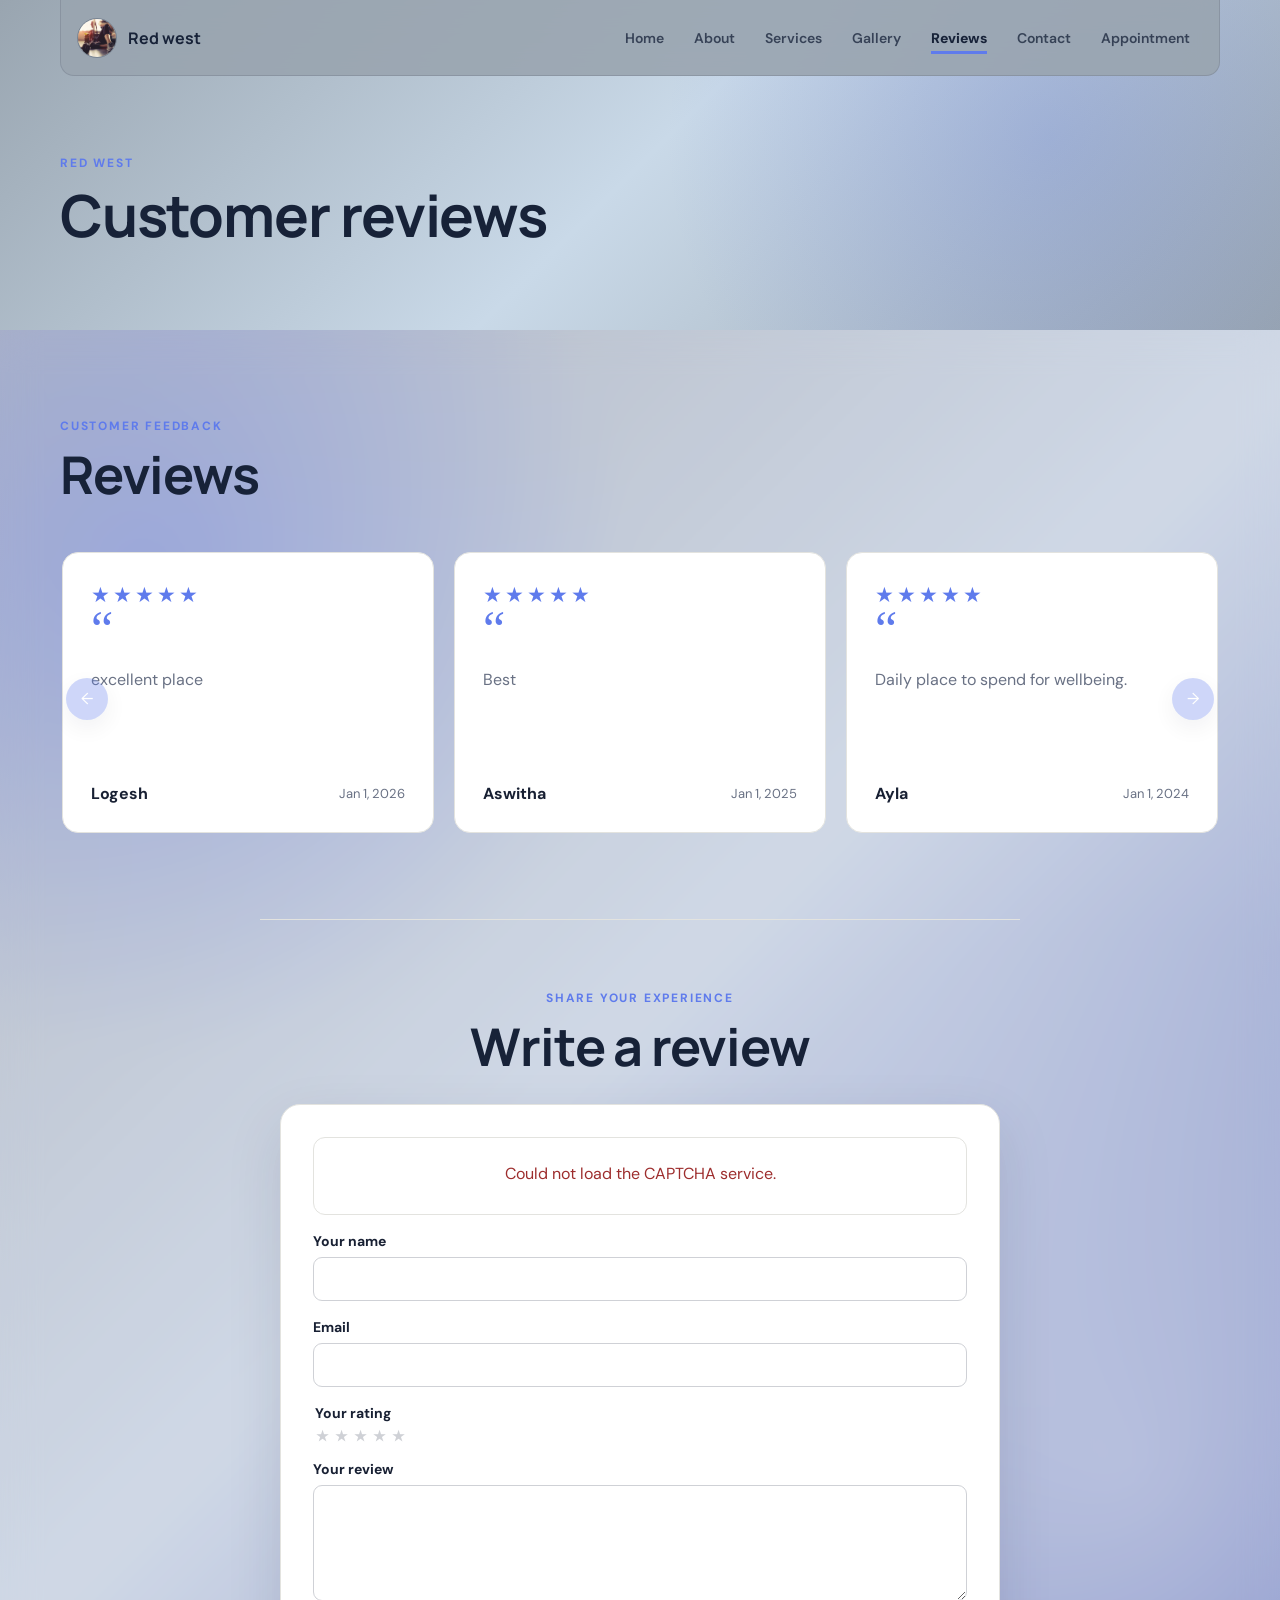
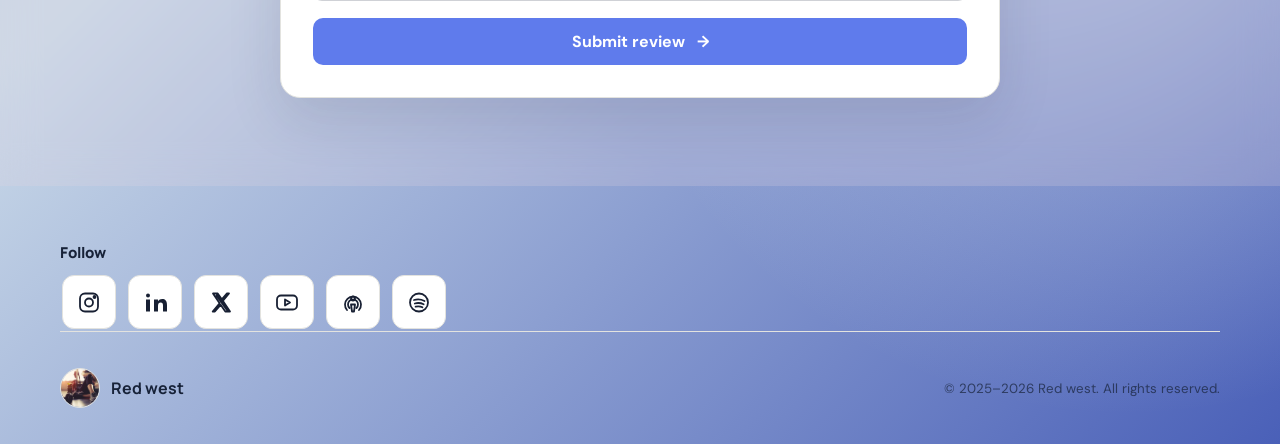
<file: reviews.html>
<!doctype html>
<html lang="en">
  <head>
    <meta charset="UTF-8" />
    <meta name="viewport" content="width=device-width, initial-scale=1.0" />
    <meta name="description" content="Customer reviews for Red west." />
    <title>Customer reviews | Red west</title>
    <link rel="preconnect" href="https://fonts.googleapis.com" />
    <link rel="preconnect" href="https://fonts.gstatic.com" crossorigin />
    <link href="https://fonts.googleapis.com/css2?family=DM+Sans:wght@400;500;600;700&amp;family=Manrope:wght@700;800&amp;display=swap" rel="stylesheet" />
    <link rel="stylesheet" href="styles.css?v=49" />
    <script src="script.js?v=49" defer></script>
  </head>
  <body data-page="reviews" data-page-title="Customer reviews" data-template="logo-left">
    
    <header class="page-site-header">
      <nav class="nav-shell" aria-label="Main navigation">
        <a class="brand" href="index.html" aria-label="Red west home"><span class="company-logo-slot" data-company-logo-slot data-logo-variant="brand"><img src="data/company/logo.jpg" alt="Red west logo" /></span><strong data-company-name>Red west</strong></a>
        <div class="desktop-nav"><a href="#top">Home</a><a href="about.html">About</a><a href="services.html">Services</a><a href="gallery.html">Gallery</a><a href="reviews.html" class="active">Reviews</a><a href="contact.html">Contact</a><a href="appointment.html">Appointment</a></div>
        <button class="menu-button" type="button" aria-expanded="false" aria-controls="mobile-menu">
          <span></span><span></span><span></span><span class="sr-only">Open navigation</span>
        </button>
      </nav>
      <div class="mobile-nav" id="mobile-menu" hidden><a href="#top">Home</a><a href="about.html">About</a><a href="services.html">Services</a><a href="gallery.html">Gallery</a><a href="reviews.html" class="active">Reviews</a><a href="contact.html">Contact</a><a href="appointment.html">Appointment</a></div>
      <div class="page-banner">
        <p class="eyebrow" data-company-name>Red west</p>
        <h1>Customer reviews</h1>
      </div>
    </header>
    <main class="page-main reviews-page">
      <section class="content-section">
        
      <div class="section-heading">
        <div>
          <p class="eyebrow">Customer feedback</p>
          <h2>Reviews</h2>
        </div>
        
      </div>
        <div class="data-status" id="reviews-status">Loading reviews…</div>
        <div class="carousel-shell" data-carousel>
          <button class="carousel-arrow previous" type="button" data-carousel-direction="-1" aria-label="Previous reviews">←</button>
          <div class="review-grid" id="review-list" data-carousel-track></div>
          <button class="carousel-arrow next" type="button" data-carousel-direction="1" aria-label="Next reviews">→</button>
        </div>
        
      <section class="review-submission-section">
        <div class="review-submission-copy">
          <p class="eyebrow">Share your experience</p>
          <h2>Write a review</h2>
        </div>
        <form class="contact-form review-form" id="review-submission-form" action="https://api.web3forms.com/submit" method="post" data-review-form data-form-kind="review" data-company="Red west">
          <input type="hidden" name="subject" value="New customer review for Red west" data-review-subject data-company-subject="review" />
          <input type="hidden" name="_subject" value="New customer review for Red west" data-review-subject data-company-subject="review" />
          
          <input type="hidden" name="access_key" value="9248cad1-c646-497d-9b4e-7cc7e934f33a" data-form-access-key />
          <input class="spam-trap" type="checkbox" name="botcheck" tabindex="-1" autocomplete="off" aria-hidden="true" />
          <div class="captcha-field">
            <div class="h-captcha" id="review-captcha" data-captcha="true"></div>
          </div>
          <label>Your name<input name="name" autocomplete="name" required /></label>
          <label>Email<input name="email" type="email" autocomplete="email" required /></label>
          <fieldset class="star-rating">
            <legend>Your rating</legend>
            <div class="star-rating-options">
              <input id="review-star-5" name="stars" type="radio" value="5" />
              <label for="review-star-5" title="5 stars"><span class="sr-only">5 stars</span>★</label>
              <input id="review-star-4" name="stars" type="radio" value="4" />
              <label for="review-star-4" title="4 stars"><span class="sr-only">4 stars</span>★</label>
              <input id="review-star-3" name="stars" type="radio" value="3" />
              <label for="review-star-3" title="3 stars"><span class="sr-only">3 stars</span>★</label>
              <input id="review-star-2" name="stars" type="radio" value="2" />
              <label for="review-star-2" title="2 stars"><span class="sr-only">2 stars</span>★</label>
              <input id="review-star-1" name="stars" type="radio" value="1" />
              <label for="review-star-1" title="1 star"><span class="sr-only">1 star</span>★</label>
            </div>
          </fieldset>
          <label>Your review<textarea name="review" rows="5" required></textarea></label>
          <button type="submit">Submit review <span aria-hidden="true">→</span></button>
        </form>
      </section>
      </section>
    </main>
    
    <aside class="social-strip footer-social-strip" data-social-location="footer" aria-label="Company links">
      <p class="follow-heading">Follow</p>
      <div class="social-strip-track"><a class="social-icon-link" data-social-platform="instagram" href="https://www.instagram.com/titleboxingclubredmond/" target="_blank" rel="noopener noreferrer" aria-label="Instagram" title="Instagram"><svg viewBox="0 0 24 24" aria-hidden="true"><rect x="3" y="3" width="18" height="18" rx="5"></rect><circle cx="12" cy="12" r="4"></circle><circle cx="17.5" cy="6.5" r="1"></circle></svg><span class="sr-only">Instagram</span></a><a class="social-icon-link" data-social-platform="facebook" href="#" target="_blank" rel="noopener noreferrer" aria-label="Facebook" title="Facebook" hidden><svg viewBox="0 0 24 24" aria-hidden="true"><path d="M14 8h3V4h-3c-3.3 0-5 2-5 5v2H6v4h3v7h4v-7h3.3l.7-4H13V9c0-.7.3-1 1-1Z"></path></svg><span class="sr-only">Facebook</span></a><a class="social-icon-link" data-social-platform="linkedin" href="https://www.linkedin.com/in/logeshgopal/" target="_blank" rel="noopener noreferrer" aria-label="LinkedIn" title="LinkedIn"><svg viewBox="0 0 24 24" aria-hidden="true"><rect x="3" y="9" width="4" height="12"></rect><circle cx="5" cy="5" r="2"></circle><path d="M11 9h4v1.8c1-1.4 2.3-2.2 4.2-2.2 3 0 4.8 2 4.8 5.8V21h-4v-6c0-1.8-.6-3-2.3-3-1.8 0-2.7 1.2-2.7 3.4V21h-4V9Z"></path></svg><span class="sr-only">LinkedIn</span></a><a class="social-icon-link" data-social-platform="twitter" href="https://x.com/" target="_blank" rel="noopener noreferrer" aria-label="Twitter / X" title="Twitter / X"><svg viewBox="0 0 24 24" aria-hidden="true"><path d="M4 3h4.7l4.1 5.8L17.8 3H20l-6.2 7.3L21 21h-4.7l-4.7-6.7L5.9 21H3.7l6.9-8.2L4 3Zm3.5 2 10 14h2L9.5 5h-2Z"></path></svg><span class="sr-only">Twitter / X</span></a><a class="social-icon-link" data-social-platform="youtube" href="https://www.youtube.com/" target="_blank" rel="noopener noreferrer" aria-label="YouTube" title="YouTube"><svg viewBox="0 0 24 24" aria-hidden="true"><rect x="2" y="5" width="20" height="14" rx="4"></rect><path d="m10 9 5 3-5 3V9Z"></path></svg><span class="sr-only">YouTube</span></a><a class="social-icon-link" data-social-platform="applePodcast" href="https://podcasts.apple.com/us/new" target="_blank" rel="noopener noreferrer" aria-label="Apple Podcasts" title="Apple Podcasts"><svg viewBox="0 0 24 24" aria-hidden="true"><circle cx="12" cy="8" r="2"></circle><path d="M8.5 17.5a5 5 0 1 1 7 0M6 19.5a8 8 0 1 1 12 0M10 14h4l-1 7h-2l-1-7Z"></path></svg><span class="sr-only">Apple Podcasts</span></a><a class="social-icon-link" data-social-platform="spotify" href="https://open.spotify.com/" target="_blank" rel="noopener noreferrer" aria-label="Spotify" title="Spotify"><svg viewBox="0 0 24 24" aria-hidden="true"><circle cx="12" cy="12" r="9"></circle><path d="M7 9.5c3.6-1 7.4-.6 10.5 1M7.8 13c3-.8 6.2-.5 8.8.8M8.6 16.2c2.3-.6 4.8-.4 6.8.6"></path></svg><span class="sr-only">Spotify</span></a></div>
    </aside>
    <footer class="site-footer">
      <a class="brand footer-brand" href="index.html"><span class="company-logo-slot" data-company-logo-slot data-logo-variant="brand"><img src="data/company/logo.jpg" alt="Red west logo" /></span><strong data-company-name>Red west</strong></a>
      <small>© <span id="copyright-years" data-start-year="2025"></span> <span data-company-name>Red west</span>. All rights reserved.</small>
    </footer>
  </body>
</html>
</file>
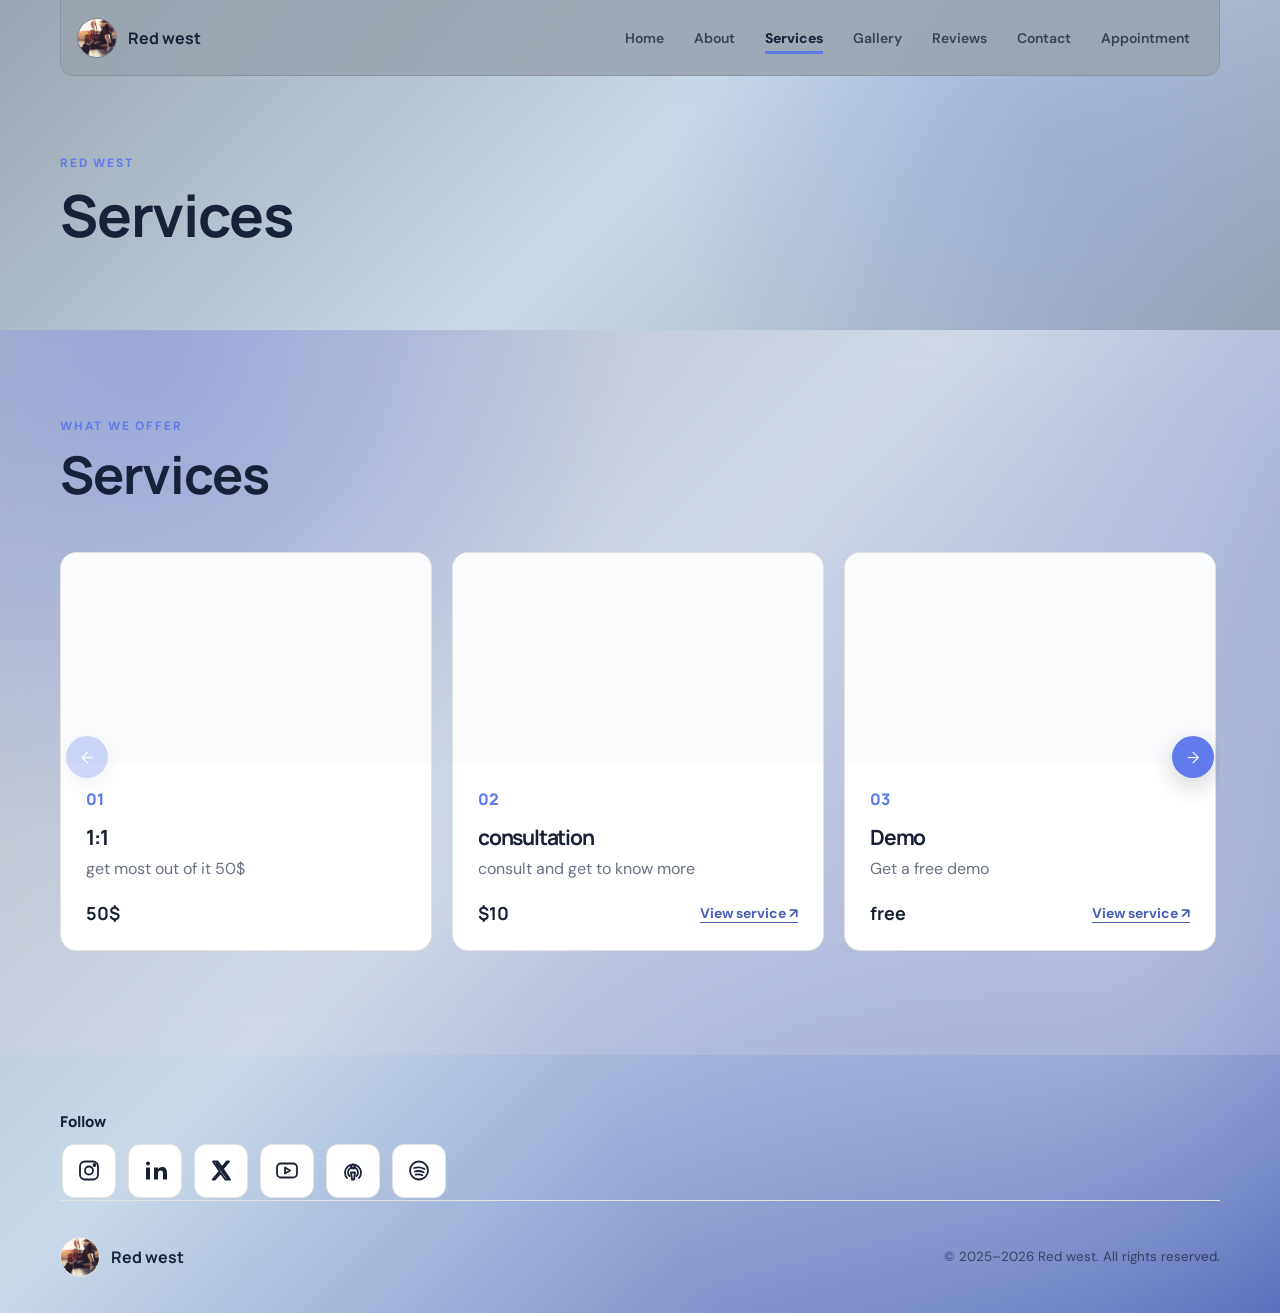
<file: services.html>
<!doctype html>
<html lang="en">
  <head>
    <meta charset="UTF-8" />
    <meta name="viewport" content="width=device-width, initial-scale=1.0" />
    <meta name="description" content="Services offered by Red west." />
    <title>Services | Red west</title>
    <link rel="preconnect" href="https://fonts.googleapis.com" />
    <link rel="preconnect" href="https://fonts.gstatic.com" crossorigin />
    <link href="https://fonts.googleapis.com/css2?family=DM+Sans:wght@400;500;600;700&amp;family=Manrope:wght@700;800&amp;display=swap" rel="stylesheet" />
    <link rel="stylesheet" href="styles.css?v=49" />
    <script src="script.js?v=49" defer></script>
  </head>
  <body data-page="services" data-page-title="Services" data-template="logo-left">
    
    <header class="page-site-header">
      <nav class="nav-shell" aria-label="Main navigation">
        <a class="brand" href="index.html" aria-label="Red west home"><span class="company-logo-slot" data-company-logo-slot data-logo-variant="brand"><img src="data/company/logo.jpg" alt="Red west logo" /></span><strong data-company-name>Red west</strong></a>
        <div class="desktop-nav"><a href="#top">Home</a><a href="about.html">About</a><a href="services.html" class="active">Services</a><a href="gallery.html">Gallery</a><a href="reviews.html">Reviews</a><a href="contact.html">Contact</a><a href="appointment.html">Appointment</a></div>
        <button class="menu-button" type="button" aria-expanded="false" aria-controls="mobile-menu">
          <span></span><span></span><span></span><span class="sr-only">Open navigation</span>
        </button>
      </nav>
      <div class="mobile-nav" id="mobile-menu" hidden><a href="#top">Home</a><a href="about.html">About</a><a href="services.html" class="active">Services</a><a href="gallery.html">Gallery</a><a href="reviews.html">Reviews</a><a href="contact.html">Contact</a><a href="appointment.html">Appointment</a></div>
      <div class="page-banner">
        <p class="eyebrow" data-company-name>Red west</p>
        <h1>Services</h1>
      </div>
    </header>
    <main class="page-main">
      <section class="content-section">
        
      <div class="section-heading">
        <div>
          <p class="eyebrow">What we offer</p>
          <h2>Services</h2>
        </div>
        
      </div>
        <div class="data-status" id="services-status">Loading services…</div>
        
        <div class="carousel-shell" data-carousel>
          <button class="carousel-arrow previous" type="button" data-carousel-direction="-1" aria-label="Previous services">←</button>
          <div class="service-grid horizontal-services" id="service-list" data-carousel-track></div>
          <button class="carousel-arrow next" type="button" data-carousel-direction="1" aria-label="Next services">→</button>
        </div>
      </section>
    </main>
    
    <aside class="social-strip footer-social-strip" data-social-location="footer" aria-label="Company links">
      <p class="follow-heading">Follow</p>
      <div class="social-strip-track"><a class="social-icon-link" data-social-platform="instagram" href="https://www.instagram.com/titleboxingclubredmond/" target="_blank" rel="noopener noreferrer" aria-label="Instagram" title="Instagram"><svg viewBox="0 0 24 24" aria-hidden="true"><rect x="3" y="3" width="18" height="18" rx="5"></rect><circle cx="12" cy="12" r="4"></circle><circle cx="17.5" cy="6.5" r="1"></circle></svg><span class="sr-only">Instagram</span></a><a class="social-icon-link" data-social-platform="facebook" href="#" target="_blank" rel="noopener noreferrer" aria-label="Facebook" title="Facebook" hidden><svg viewBox="0 0 24 24" aria-hidden="true"><path d="M14 8h3V4h-3c-3.3 0-5 2-5 5v2H6v4h3v7h4v-7h3.3l.7-4H13V9c0-.7.3-1 1-1Z"></path></svg><span class="sr-only">Facebook</span></a><a class="social-icon-link" data-social-platform="linkedin" href="https://www.linkedin.com/in/logeshgopal/" target="_blank" rel="noopener noreferrer" aria-label="LinkedIn" title="LinkedIn"><svg viewBox="0 0 24 24" aria-hidden="true"><rect x="3" y="9" width="4" height="12"></rect><circle cx="5" cy="5" r="2"></circle><path d="M11 9h4v1.8c1-1.4 2.3-2.2 4.2-2.2 3 0 4.8 2 4.8 5.8V21h-4v-6c0-1.8-.6-3-2.3-3-1.8 0-2.7 1.2-2.7 3.4V21h-4V9Z"></path></svg><span class="sr-only">LinkedIn</span></a><a class="social-icon-link" data-social-platform="twitter" href="https://x.com/" target="_blank" rel="noopener noreferrer" aria-label="Twitter / X" title="Twitter / X"><svg viewBox="0 0 24 24" aria-hidden="true"><path d="M4 3h4.7l4.1 5.8L17.8 3H20l-6.2 7.3L21 21h-4.7l-4.7-6.7L5.9 21H3.7l6.9-8.2L4 3Zm3.5 2 10 14h2L9.5 5h-2Z"></path></svg><span class="sr-only">Twitter / X</span></a><a class="social-icon-link" data-social-platform="youtube" href="https://www.youtube.com/" target="_blank" rel="noopener noreferrer" aria-label="YouTube" title="YouTube"><svg viewBox="0 0 24 24" aria-hidden="true"><rect x="2" y="5" width="20" height="14" rx="4"></rect><path d="m10 9 5 3-5 3V9Z"></path></svg><span class="sr-only">YouTube</span></a><a class="social-icon-link" data-social-platform="applePodcast" href="https://podcasts.apple.com/us/new" target="_blank" rel="noopener noreferrer" aria-label="Apple Podcasts" title="Apple Podcasts"><svg viewBox="0 0 24 24" aria-hidden="true"><circle cx="12" cy="8" r="2"></circle><path d="M8.5 17.5a5 5 0 1 1 7 0M6 19.5a8 8 0 1 1 12 0M10 14h4l-1 7h-2l-1-7Z"></path></svg><span class="sr-only">Apple Podcasts</span></a><a class="social-icon-link" data-social-platform="spotify" href="https://open.spotify.com/" target="_blank" rel="noopener noreferrer" aria-label="Spotify" title="Spotify"><svg viewBox="0 0 24 24" aria-hidden="true"><circle cx="12" cy="12" r="9"></circle><path d="M7 9.5c3.6-1 7.4-.6 10.5 1M7.8 13c3-.8 6.2-.5 8.8.8M8.6 16.2c2.3-.6 4.8-.4 6.8.6"></path></svg><span class="sr-only">Spotify</span></a></div>
    </aside>
    <footer class="site-footer">
      <a class="brand footer-brand" href="index.html"><span class="company-logo-slot" data-company-logo-slot data-logo-variant="brand"><img src="data/company/logo.jpg" alt="Red west logo" /></span><strong data-company-name>Red west</strong></a>
      <small>© <span id="copyright-years" data-start-year="2025"></span> <span data-company-name>Red west</span>. All rights reserved.</small>
    </footer>
  </body>
</html>
</file>
<file: styles.css>
:root {
  --ink: #182033;
  --muted: #697184;
  --paper: rgba(232, 212, 226, 0.20);
  --white: #ffffff;
  --navy: #c9d9e8;
  --brand: #5f7bec;
  --brand-dark: #324ebf;
  --brand-light: #bedaff;
  --secondary: #c9d9e8;
  --secondary-dark: #a6b6c5;
  --secondary-light: #ffffff;
  --on-secondary: #172238;
  --on-brand: #ffffff;
  --on-page: #172238;
  --page-blur: 18px;
  --border: #e3e3df;
  --shadow: 0 20px 55px rgba(23, 34, 56, 0.12);
  --heading-font: "Manrope", sans-serif;
}

* {
  box-sizing: border-box;
}

[hidden] {
  display: none !important;
}

html {
  width: 100%;
  max-width: 100%;
  overflow-x: hidden;
  scroll-behavior: smooth;
}

body {
  position: relative;
  width: 100%;
  max-width: 100%;
  min-width: 0;
  margin: 0;
  overflow-x: hidden;
  color: var(--on-page);
  background: radial-gradient(circle at 12% 28%, color-mix(in srgb, var(--brand) 48%, transparent), transparent 30rem), radial-gradient(circle at 88% 72%, color-mix(in srgb, var(--secondary-light) 45%, transparent), transparent 34rem), linear-gradient(135deg, var(--secondary-dark), var(--secondary), var(--brand-dark));
  background-attachment: fixed;
  font-family: "DM Sans", sans-serif;
  line-height: 1.6;
}

body > main {
  background: var(--paper);
  backdrop-filter: blur(var(--page-blur));
  -webkit-backdrop-filter: blur(var(--page-blur));
}

body,
button,
input,
textarea {
  font: inherit;
}

img {
  display: block;
  max-width: 100%;
}

.company-logo-slot {
  display: contents;
}

a {
  color: inherit;
}

.sr-only {
  position: absolute;
  width: 1px;
  height: 1px;
  padding: 0;
  margin: -1px;
  overflow: hidden;
  clip: rect(0, 0, 0, 0);
  white-space: nowrap;
  border: 0;
}

.site-header {
  min-height: 640px;
  padding-top: 76px;
  overflow: hidden;
  color: var(--on-secondary);
  background:
    radial-gradient(circle at 82% 42%, color-mix(in srgb, var(--brand) 28%, transparent), transparent 26rem),
    linear-gradient(135deg, var(--secondary-dark), var(--secondary) 58%, var(--secondary-dark));
}

.nav-shell,
.hero,
.content-section,
.site-footer {
  width: min(1160px, calc(100% - 40px));
  margin-inline: auto;
}

.nav-shell {
  position: fixed;
  z-index: 20;
  top: 0;
  left: 50%;
  display: flex;
  align-items: center;
  justify-content: space-between;
  min-height: 76px;
  padding: 0 16px;
  background: color-mix(in srgb, var(--secondary-dark) 90%, transparent);
  border: 1px solid color-mix(in srgb, var(--on-secondary) 13%, transparent);
  border-top: 0;
  border-radius: 0 0 14px 14px;
  backdrop-filter: blur(14px);
  transform: translateX(-50%);
}

.brand {
  display: inline-flex;
  gap: 11px;
  align-items: center;
  font-family: var(--heading-font);
  text-decoration: none;
}

.brand img,
.brand-mark {
  width: 40px;
  height: 40px;
  object-fit: cover;
  border: 1px solid color-mix(in srgb, var(--on-secondary) 25%, transparent);
  border-radius: 50%;
}

.brand-mark {
  display: grid;
  color: color-mix(in srgb, var(--brand-light) 75%, var(--on-secondary));
  font-size: 13px;
  background: var(--secondary-dark);
  place-items: center;
}

.desktop-nav {
  display: flex;
  gap: 4px;
}

.desktop-nav a,
.mobile-nav a {
  padding: 9px 13px;
  color: color-mix(in srgb, var(--on-secondary) 76%, transparent);
  font-size: 14px;
  font-weight: 600;
  text-decoration: none;
  border-radius: 8px;
}

.desktop-nav a:hover {
  color: var(--on-secondary);
  background: transparent;
}

.desktop-nav a.active,
.mobile-nav a.active {
  color: var(--on-secondary);
  font-weight: 800;
  text-decoration: underline;
  text-decoration-color: var(--brand);
  text-decoration-thickness: 3px;
  text-underline-offset: 8px;
  background: transparent;
  box-shadow: none;
}

.menu-button,
.mobile-nav {
  display: none;
}

.hero {
  display: grid;
  grid-template-columns: minmax(0, 1.1fr) minmax(300px, 0.9fr);
  gap: 60px;
  align-items: center;
  min-height: 560px;
}

.hero-copy {
  max-width: 680px;
  padding: 60px 0;
}

.eyebrow {
  margin: 0 0 12px;
  color: var(--brand);
  font-size: 12px;
  font-weight: 700;
  letter-spacing: 1.8px;
  text-transform: uppercase;
}

.hero .eyebrow {
  color: color-mix(in srgb, var(--brand-light) 75%, var(--on-secondary));
}

h1,
h2,
h3 {
  margin-top: 0;
  font-family: var(--heading-font);
  line-height: 1.12;
  letter-spacing: -1.2px;
}

h1 {
  margin-bottom: 20px;
  font-size: clamp(36px, 5vw, 58px);
}

h2 {
  margin-bottom: 0;
  font-size: clamp(34px, 5vw, 52px);
}

h3 {
  font-size: 21px;
}

.hero-description {
  max-width: 620px;
  margin: 0 0 28px;
  color: color-mix(in srgb, var(--on-secondary) 72%, transparent);
  font-size: 18px;
}

.hero-actions {
  display: flex;
  gap: 20px;
  align-items: center;
  flex-wrap: wrap;
}

.primary-button,
.contact-form button {
  display: inline-flex;
  gap: 12px;
  align-items: center;
  justify-content: center;
  padding: 13px 20px;
  color: var(--on-brand);
  font-weight: 700;
  text-decoration: none;
  background: var(--brand);
  border: 0;
  border-radius: 10px;
  cursor: pointer;
  transition: 180ms ease;
}

.primary-button:hover,
.contact-form button:hover {
  background: var(--brand-dark);
  transform: translateY(-2px);
}

.secondary-link {
  color: color-mix(in srgb, var(--on-secondary) 84%, transparent);
  font-weight: 600;
  text-decoration-color: color-mix(in srgb, var(--brand-light) 60%, transparent);
  text-underline-offset: 5px;
}

.hero-art {
  position: relative;
  display: grid;
  min-height: 340px;
  place-items: center;
}

.hero-image-wrap,
.hero-monogram {
  position: relative;
  width: min(100%, 310px);
  aspect-ratio: 1;
  overflow: hidden;
  background: var(--secondary-dark);
  border: 1px solid color-mix(in srgb, var(--on-secondary) 18%, transparent);
  border-radius: 30px;
  box-shadow: 0 35px 90px rgba(0, 0, 0, 0.4);
}

.hero-image-wrap::before,
.hero-monogram::before {
  position: absolute;
  z-index: 0;
  inset: -20%;
  content: "";
  background: radial-gradient(circle, color-mix(in srgb, var(--brand) 38%, transparent), transparent 65%);
}

.hero-image-wrap img {
  position: relative;
  z-index: 1;
  width: 100%;
  height: 100%;
  object-fit: cover;
  object-position: center;
}

.hero-monogram {
  display: grid;
  place-items: center;
}

.hero-monogram span {
  position: relative;
  z-index: 1;
  color: var(--brand-light);
  font-family: var(--heading-font);
  font-size: clamp(80px, 13vw, 150px);
}

.content-section {
  padding: 88px 0;
  scroll-margin-top: 100px;
}

.content-section + .content-section {
  border-top: 1px solid var(--border);
  background: var(--paper);
  backdrop-filter: blur(var(--page-blur));
  -webkit-backdrop-filter: blur(var(--page-blur));
}

.section-heading {
  display: flex;
  gap: 50px;
  align-items: end;
  justify-content: space-between;
  margin-bottom: 44px;
}

.section-heading > p {
  max-width: 430px;
  margin: 0;
  color: color-mix(in srgb, var(--on-page) 72%, transparent);
}

.about-card {
  padding: 46px;
  background: var(--white);
  border: 1px solid var(--border);
  border-radius: 22px;
  box-shadow: 0 8px 28px rgba(23, 34, 56, 0.05);
  color: var(--ink);
}

.about-card > p {
  margin: 0;
  color: var(--muted);
  font-size: 19px;
}

.carousel-shell {
  position: relative;
  width: 100%;
  max-width: 100%;
  min-width: 0;
  overflow: hidden;
}

.service-grid,
.review-grid,
.gallery-grid {
  display: flex;
  gap: 20px;
  width: 100%;
  max-width: 100%;
  min-width: 0;
  overflow-x: auto;
  padding: 4px 2px 16px;
  scroll-behavior: smooth;
  scroll-snap-type: x mandatory;
  scrollbar-width: none;
}

.service-grid::-webkit-scrollbar,
.review-grid::-webkit-scrollbar,
.gallery-grid::-webkit-scrollbar {
  display: none;
}

.carousel-arrow {
  position: absolute;
  z-index: 3;
  top: 50%;
  display: grid;
  width: 42px;
  height: 42px;
  padding: 0;
  color: var(--on-brand);
  background: var(--brand);
  border: 0;
  border-radius: 50%;
  cursor: pointer;
  place-items: center;
  transform: translateY(-50%);
  box-shadow: 0 8px 24px rgba(23, 34, 56, 0.2);
}

.carousel-arrow:hover {
  background: var(--brand-dark);
}

.carousel-arrow:disabled {
  cursor: not-allowed;
  opacity: 0.3;
  transform: translateY(-50%);
}

.carousel-arrow.previous {
  left: 6px;
}

.carousel-arrow.next {
  right: 6px;
}

.service-card,
blockquote {
  flex: 0 0 calc((100% - 40px) / 3);
  min-height: 260px;
  margin: 0;
  padding: 28px;
  background: var(--white);
  border: 1px solid var(--border);
  border-radius: 16px;
  color: var(--ink);
}

.service-number {
  color: var(--brand);
  font-family: var(--heading-font);
  font-weight: 800;
}

.service-card {
  padding: 0;
  overflow: hidden;
}

.service-card-content {
  display: flex;
  min-width: 0;
  padding: 25px;
  flex-direction: column;
}

.service-card h3 {
  margin: 16px 0 8px;
}

.service-card p,
blockquote p {
  margin: 0;
  color: var(--muted);
}

.service-media {
  width: 100%;
  height: 210px;
  overflow: hidden;
  background: color-mix(in srgb, var(--secondary) 10%, white);
}

.service-media img,
.service-media iframe,
.service-media video {
  width: 100%;
  height: 100%;
  object-fit: cover;
  border: 0;
}

.service-card-footer {
  display: flex;
  gap: 14px;
  align-items: center;
  justify-content: space-between;
  margin-top: auto;
  padding-top: 22px;
}

.service-price {
  color: var(--ink);
  font-family: var(--heading-font);
  font-size: 18px;
}

.service-link,
.service-payment-link {
  color: var(--brand-dark);
  font-size: 14px;
  font-weight: 700;
  text-underline-offset: 4px;
}

.service-card-actions {
  display: flex;
  flex-wrap: wrap;
  gap: 8px 14px;
  align-items: center;
  justify-content: flex-end;
}

.service-payment-link {
  padding: 9px 13px;
  color: var(--on-brand);
  text-decoration: none;
  background: var(--brand);
  border-radius: 999px;
}

.vertical-services {
  display: grid;
  gap: 24px;
  overflow: visible;
  padding: 0;
  scroll-snap-type: none;
}

.vertical-services .service-card {
  display: grid;
  grid-template-columns: minmax(260px, 0.75fr) minmax(0, 1.25fr);
  min-height: 310px;
}

.vertical-services .service-media {
  height: 100%;
  min-height: 310px;
}

.vertical-services .service-card-content {
  padding: 32px;
}

.horizontal-services .service-card {
  flex-basis: calc((100% - 40px) / 3);
}

.gallery-grid figure {
  flex: 0 0 calc((100% - 40px) / 3);
  height: 280px;
  min-height: 260px;
  margin: 0;
  overflow: hidden;
  background: #e9e8e4;
  border-radius: 15px;
}

.gallery-grid img {
  width: 100%;
  height: 100%;
  object-fit: cover;
  object-position: center;
  transition: transform 300ms ease;
}

.gallery-lightbox-trigger {
  display: block;
  width: 100%;
  height: 100%;
  padding: 0;
  overflow: hidden;
  background: transparent;
  border: 0;
  cursor: zoom-in;
}

.gallery-grid figure:hover img {
  transform: scale(1.04);
}

.gallery-lightbox {
  position: fixed;
  z-index: 1000;
  inset: 0;
  display: grid;
  width: 100vw;
  max-width: 100%;
  height: 100dvh;
  padding: clamp(16px, 4vw, 48px);
  overflow: hidden;
  background: rgba(7, 12, 22, 0.92);
  place-items: center;
}

.gallery-lightbox img {
  display: block;
  width: auto;
  max-width: 100%;
  height: auto;
  max-height: calc(100dvh - clamp(32px, 8vw, 96px));
  object-fit: contain;
}

.gallery-lightbox-close {
  position: absolute;
  z-index: 1;
  top: max(12px, env(safe-area-inset-top));
  right: max(12px, env(safe-area-inset-right));
  display: grid;
  width: 44px;
  height: 44px;
  padding: 0;
  color: #ffffff;
  font-size: 32px;
  line-height: 1;
  background: rgba(255, 255, 255, 0.14);
  border: 1px solid rgba(255, 255, 255, 0.35);
  border-radius: 50%;
  cursor: pointer;
  place-items: center;
}

body.lightbox-open {
  overflow: hidden;
}

.service-card,
.gallery-grid figure,
blockquote {
  scroll-snap-align: start;
}

.social-strip {
  width: min(1160px, calc(100% - 40px));
  margin: 24px auto 0;
}

.follow-heading {
  margin: 0 0 10px;
  color: var(--on-page);
  font-family: var(--heading-font);
  font-size: 15px;
  font-weight: 800;
}

.social-strip-track {
  display: flex;
  gap: 12px;
  overflow-x: auto;
  padding: 2px 2px 12px;
  scrollbar-width: none;
}

.footer-social-strip {
  margin-top: 56px;
}

.footer-social-strip .social-strip-track {
  padding-bottom: 2px;
}

.social-strip-track::-webkit-scrollbar {
  display: none;
}

.social-icon-link {
  display: inline-flex;
  align-items: center;
  justify-content: center;
  width: 54px;
  height: 54px;
  padding: 14px;
  color: var(--secondary);
  text-decoration: none;
  background: var(--white);
  border: 1px solid var(--border);
  border-radius: 12px;
  color: var(--ink);
  cursor: pointer;
  transition: 180ms ease;
}

.social-icon-link:hover {
  color: var(--brand-dark);
  border-color: var(--brand);
  transform: translateY(-2px);
}

.social-icon-link svg {
  width: 25px;
  height: 25px;
  fill: none;
  stroke: currentColor;
  stroke-linecap: round;
  stroke-linejoin: round;
  stroke-width: 1.8;
}

.social-icon-link[aria-label="Facebook"] svg,
.social-icon-link[aria-label="LinkedIn"] svg {
  fill: currentColor;
  stroke: none;
}

.contact-action {
  display: flex;
  flex: 0 0 auto;
  gap: 8px;
  align-items: center;
}

.contact-action-details {
  display: flex;
  gap: 8px;
  align-items: center;
  min-height: 54px;
  padding: 7px 8px 7px 14px;
  white-space: nowrap;
  background: var(--white);
  border: 1px solid var(--brand);
  border-radius: 12px;
}

.contact-action-details[hidden] {
  display: none;
}

.contact-action-details a {
  color: var(--ink);
  font-weight: 700;
  text-decoration: none;
}

.contact-action-details button {
  padding: 7px 10px;
  color: var(--on-brand);
  font-size: 12px;
  font-weight: 700;
  background: var(--brand);
  border: 0;
  border-radius: 7px;
  cursor: pointer;
}

.reviews-section {
  width: auto;
  max-width: none;
  padding-inline: max(20px, calc((100% - 1160px) / 2));
  background: var(--paper);
}

.quote-mark {
  color: var(--brand);
  font-family: Georgia, serif;
  font-size: 50px;
  line-height: 0.8;
}

.review-stars {
  color: var(--brand);
  font-size: 21px;
  letter-spacing: 3px;
}

.review-stars span {
  color: color-mix(in srgb, var(--on-page) 18%, transparent);
}

blockquote p {
  min-height: 90px;
  margin: 18px 0 24px;
  font-size: 16px;
}

blockquote footer {
  display: flex;
  gap: 8px 16px;
  align-items: center;
  justify-content: space-between;
}

blockquote footer strong {
  font-weight: 700;
}

blockquote footer time {
  color: var(--muted);
  font-size: 13px;
  white-space: nowrap;
}

.review-submission-section {
  display: block;
  width: min(100%, 760px);
  padding-top: 70px;
  margin: 70px auto 0;
  border-top: 1px solid var(--border);
}

.review-submission-copy {
  margin-bottom: 28px;
  text-align: center;
}

.review-submission-copy h2 {
  margin-bottom: 16px;
}

.review-submission-copy > p:not(.eyebrow) {
  color: var(--muted);
}

.star-rating {
  padding: 0;
  margin: 0;
  border: 0;
}

.star-rating legend {
  margin-bottom: 7px;
  font-size: 14px;
  font-weight: 700;
}

.star-rating-options {
  display: flex;
  flex-direction: row-reverse;
  justify-content: flex-end;
  width: fit-content;
}

.star-rating-options input {
  position: absolute;
  width: 1px;
  height: 1px;
  opacity: 0;
}

.star-rating-options label {
  display: block;
  padding: 0 3px;
  color: #cfd1d6;
  font-size: 34px;
  line-height: 1;
  cursor: pointer;
}

.star-rating-options label:hover,
.star-rating-options label:hover ~ label,
.star-rating-options input:checked ~ label {
  color: var(--brand);
}

.star-rating-options input:focus-visible + label {
  border-radius: 4px;
  outline: 3px solid color-mix(in srgb, var(--brand) 30%, transparent);
}

.contact-section {
  display: block;
  width: min(100% - 40px, 900px);
}

.contact-copy {
  width: min(100%, 720px);
  margin: 0 auto 30px;
  text-align: center;
}

.contact-copy h2 {
  margin-bottom: 20px;
}

.contact-copy > p:not(.eyebrow) {
  color: var(--muted);
  font-size: 17px;
}

.contact-details {
  display: grid;
  gap: 10px;
  justify-items: center;
  padding: 24px 0 0;
  margin: 24px 0 0;
  list-style: none;
  border-top: 1px solid var(--border);
}

.contact-details a {
  text-underline-offset: 4px;
}

.contact-form {
  display: grid;
  gap: 17px;
  width: min(100%, 720px);
  padding: 32px;
  margin-inline: auto;
  background: var(--white);
  border: 1px solid var(--border);
  border-radius: 20px;
  box-shadow: var(--shadow);
  color: var(--ink);
}

.contact-form label {
  display: grid;
  gap: 7px;
  font-size: 14px;
  font-weight: 700;
}

.contact-form input,
.contact-form textarea {
  width: 100%;
  padding: 12px 13px;
  border: 1px solid #cfd1d6;
  border-radius: 9px;
  outline: none;
}

.contact-form input:focus,
.contact-form textarea:focus {
  border-color: var(--brand);
  box-shadow: 0 0 0 3px color-mix(in srgb, var(--brand) 18%, transparent);
}

.contact-form textarea {
  resize: vertical;
}

.spam-trap {
  display: none !important;
}

.captcha-field {
  min-height: 78px;
  width: 100%;
  max-width: 100%;
  overflow: hidden;
}

.h-captcha {
  width: 100%;
  max-width: 100%;
  transform-origin: left top;
}

.h-captcha iframe {
  max-width: 100% !important;
}

.form-status-toast {
  position: fixed;
  z-index: 100;
  right: 22px;
  bottom: 22px;
  max-width: min(390px, calc(100% - 44px));
  padding: 15px 18px;
  color: #ffffff;
  font-weight: 700;
  background: #237a4b;
  border-radius: 12px;
  box-shadow: 0 16px 40px rgba(17, 29, 46, 0.24);
  opacity: 0;
  pointer-events: none;
  transform: translateY(18px);
  transition: opacity 180ms ease, transform 180ms ease;
}

.form-status-toast.error {
  background: #9d2d2d;
}

.form-status-toast.visible {
  opacity: 1;
  transform: translateY(0);
}

.contact-form button {
  width: 100%;
}

.appointment-card {
  overflow: hidden;
  background: var(--white);
  border: 1px solid var(--border);
  border-radius: 20px;
  box-shadow: var(--shadow);
}

.appointment-frame {
  display: block;
  width: 100%;
  height: 760px;
  background: var(--white);
  border: 0;
}

.site-footer {
  display: flex;
  align-items: center;
  justify-content: space-between;
  padding: 36px 0;
  border-top: 1px solid var(--border);
}

.site-header,
body > main,
.home-main,
.home-page-section,
.page-main,
.content-section,
.contact-section,
.review-submission-section {
  max-width: 100%;
  min-width: 0;
}

.contact-section > *,
.review-submission-section > * {
  min-width: 0;
}

.footer-brand .brand-mark,
.footer-brand img {
  border-color: var(--border);
}

.site-footer small {
  color: color-mix(in srgb, var(--on-page) 70%, transparent);
}

@media (max-width: 850px) {
  .desktop-nav {
    display: none;
  }

  .menu-button {
    display: grid;
    gap: 4px;
    width: 42px;
    height: 42px;
    padding: 10px;
    background: color-mix(in srgb, var(--on-secondary) 8%, transparent);
    border: 0;
    border-radius: 9px;
    cursor: pointer;
    place-content: center;
  }

  .menu-button > span:not(.sr-only) {
    width: 20px;
    height: 2px;
    background: var(--on-secondary);
  }

  .mobile-nav {
    position: fixed;
    z-index: 19;
    top: 76px;
    left: 50%;
    width: min(100% - 40px, 1160px);
    padding: 8px;
    margin: 0;
    background: color-mix(in srgb, var(--secondary-dark) 96%, transparent);
    border: 1px solid color-mix(in srgb, var(--on-secondary) 12%, transparent);
    border-radius: 10px;
    transform: translateX(-50%);
  }

  .mobile-nav:not([hidden]) {
    display: grid;
  }

  .mobile-nav a {
    display: block;
  }

  .hero {
    grid-template-columns: minmax(0, 1.15fr) minmax(240px, 0.85fr);
    gap: 30px;
  }

  .service-card,
  blockquote,
  .gallery-grid figure {
    flex-basis: calc((100% - 20px) / 2);
  }

  .horizontal-services .service-card {
    flex-basis: calc((100% - 20px) / 2);
  }

  .vertical-services .service-card {
    grid-template-columns: minmax(220px, 0.8fr) minmax(0, 1.2fr);
  }

  .about-card {
    grid-template-columns: 1fr;
    gap: 35px;
  }

  .contact-section {
    width: min(100% - 40px, 900px);
  }
}

@media (max-width: 620px) {
  .nav-shell,
  .hero,
  .content-section,
  .site-footer,
  .mobile-nav {
    width: min(100% - 28px, 1160px);
  }

  .site-header {
    min-height: auto;
  }

  .nav-shell {
    min-height: 68px;
  }

  .brand {
    max-width: calc(100% - 60px);
  }

  .brand strong {
    overflow: hidden;
    text-overflow: ellipsis;
    white-space: nowrap;
  }

  .hero {
    grid-template-columns: minmax(0, 1.25fr) minmax(105px, 0.75fr);
    gap: 14px;
    min-height: 430px;
  }

  .hero-copy {
    padding: 45px 0;
  }

  h1 {
    font-size: clamp(28px, 8vw, 39px);
  }

  .hero-description {
    font-size: 15px;
  }

  .hero-art {
    min-height: 170px;
  }

  .hero-image-wrap,
  .hero-monogram {
    border-radius: 18px;
  }

  .primary-button {
    padding: 11px 14px;
    font-size: 13px;
  }

  .secondary-link {
    font-size: 13px;
  }

  .content-section {
    padding: 62px 0;
  }

  .section-heading {
    display: grid;
    gap: 16px;
    margin-bottom: 30px;
  }

  .about-card {
    padding: 26px 20px;
  }

  .about-card > p {
    font-size: 16px;
  }

  .service-card,
  blockquote,
  .gallery-grid figure {
    flex-basis: 86%;
  }

  .horizontal-services .service-card {
    flex-basis: 92%;
    height: 520px;
    min-height: 520px;
  }

  .horizontal-services .service-card-content {
    min-height: 275px;
  }

  .horizontal-services .service-card p {
    display: -webkit-box;
    overflow: hidden;
    -webkit-box-orient: vertical;
    -webkit-line-clamp: 4;
  }

  .vertical-services .service-card {
    display: block;
    min-height: 0;
  }

  .vertical-services .service-media {
    height: 220px;
    min-height: 0;
  }

  .vertical-services .service-card-content {
    padding: 24px 20px;
  }

  .gallery-grid figure {
    height: 250px;
    min-height: 230px;
  }

  .carousel-arrow.previous {
    left: 4px;
  }

  .carousel-arrow.next {
    right: 4px;
  }

  .social-strip {
    width: min(100% - 28px, 1160px);
  }


  .reviews-section {
    width: auto;
    padding-inline: 14px;
  }

  .review-submission-section {
    padding-top: 45px;
    margin-top: 45px;
  }

  blockquote p {
    min-height: auto;
  }

  .contact-form {
    padding: 24px 18px;
  }

  .h-captcha {
    margin-bottom: -14px;
    transform: scale(0.82);
  }

  .appointment-frame {
    height: 680px;
  }

  .site-footer {
    align-items: start;
    flex-direction: column;
    gap: 12px;
  }
}

@media (prefers-reduced-motion: reduce) {
  * {
    scroll-behavior: auto !important;
    transition-duration: 0.01ms !important;
  }
}


/* Template 1: logo left, content right */
body[data-template="logo-left"] .hero {
  grid-template-columns: minmax(260px, 0.8fr) minmax(0, 1.2fr);
}

body[data-template="logo-left"] .hero-art {
  grid-row: 1;
  grid-column: 1;
}

body[data-template="logo-left"] .hero-copy {
  grid-row: 1;
  grid-column: 2;
}

@media (max-width: 620px) {
  body[data-template="logo-left"] .hero {
    grid-template-columns: minmax(105px, 0.75fr) minmax(0, 1.25fr);
  }
}


/* Template 2: content left, logo right */
body[data-template="logo-right"] .hero {
  grid-template-columns: minmax(0, 1.2fr) minmax(260px, 0.8fr);
}

body[data-template="logo-right"] .hero-copy {
  grid-row: 1;
  grid-column: 1;
}

body[data-template="logo-right"] .hero-art {
  grid-row: 1;
  grid-column: 2;
}

@media (max-width: 620px) {
  body[data-template="logo-right"] .hero {
    grid-template-columns: minmax(0, 1.25fr) minmax(105px, 0.75fr);
  }
}


/* Template 3: centered and stacked */
body[data-template="centered"] .hero {
  grid-template-columns: 1fr;
  gap: 0;
  min-height: 650px;
  text-align: center;
}

body[data-template="centered"] .hero-art {
  grid-row: 1;
  grid-column: 1;
  min-height: 245px;
  padding-top: 45px;
}

body[data-template="centered"] .hero-image-wrap,
body[data-template="centered"] .hero-monogram {
  width: min(100%, 190px);
  border-radius: 50%;
}

body[data-template="centered"] .hero-monogram span {
  font-size: 72px;
}

body[data-template="centered"] .hero-copy {
  grid-row: 2;
  grid-column: 1;
  padding: 18px 0 65px;
  margin-inline: auto;
}

body[data-template="centered"] .hero-description {
  margin-inline: auto;
}

body[data-template="centered"] .hero-actions {
  justify-content: center;
}

@media (max-width: 620px) {
  body[data-template="centered"] .hero {
    grid-template-columns: 1fr;
    min-height: 540px;
  }

  body[data-template="centered"] .hero-art {
    min-height: 175px;
    padding-top: 35px;
  }

  body[data-template="centered"] .hero-image-wrap,
  body[data-template="centered"] .hero-monogram {
    width: min(100%, 125px);
  }

  body[data-template="centered"] .hero-monogram span {
    font-size: 48px;
  }

  body[data-template="centered"] .hero-copy {
    padding: 12px 0 48px;
  }
}


.page-site-header {
  min-height: 330px;
  padding-top: 76px;
  color: var(--on-secondary);
  background:
    radial-gradient(circle at 82% 42%, color-mix(in srgb, var(--brand) 24%, transparent), transparent 24rem),
    linear-gradient(135deg, var(--secondary-dark), var(--secondary), var(--secondary-dark));
}

.page-banner {
  display: grid;
  width: min(1160px, calc(100% - 40px));
  min-height: 250px;
  margin-inline: auto;
  align-content: center;
}

.page-banner h1 {
  margin: 0;
}

.desktop-nav a.active,
.mobile-nav a.active {
  text-decoration: underline;
  text-decoration-color: var(--brand);
  text-decoration-thickness: 3px;
  text-underline-offset: 8px;
  background: transparent;
  box-shadow: none;
}

.page-main {
  min-height: 420px;
}

.home-main {
  min-height: 1px;
  border-top: 1px solid color-mix(in srgb, var(--on-page) 10%, transparent);
}

.home-page-section {
  scroll-margin-top: 90px;
}

.home-page-section + .home-page-section {
  border-top: 1px solid var(--border);
}

.home-page-section .page-main {
  min-height: 0;
}

.home-page-section .reviews-page {
  padding-block: 1px;
}

.data-status {
  padding: 25px;
  color: var(--muted);
  text-align: center;
  background: var(--white);
  border: 1px solid var(--border);
  border-radius: 12px;
}

.data-status.error {
  color: #9d2d2d;
}

.reviews-page {
  background: var(--paper);
}

@media (max-width: 620px) {
  .page-banner {
    width: min(100% - 28px, 1160px);
    min-height: 210px;
  }

  .page-site-header {
    min-height: 278px;
  }
}
</file>
